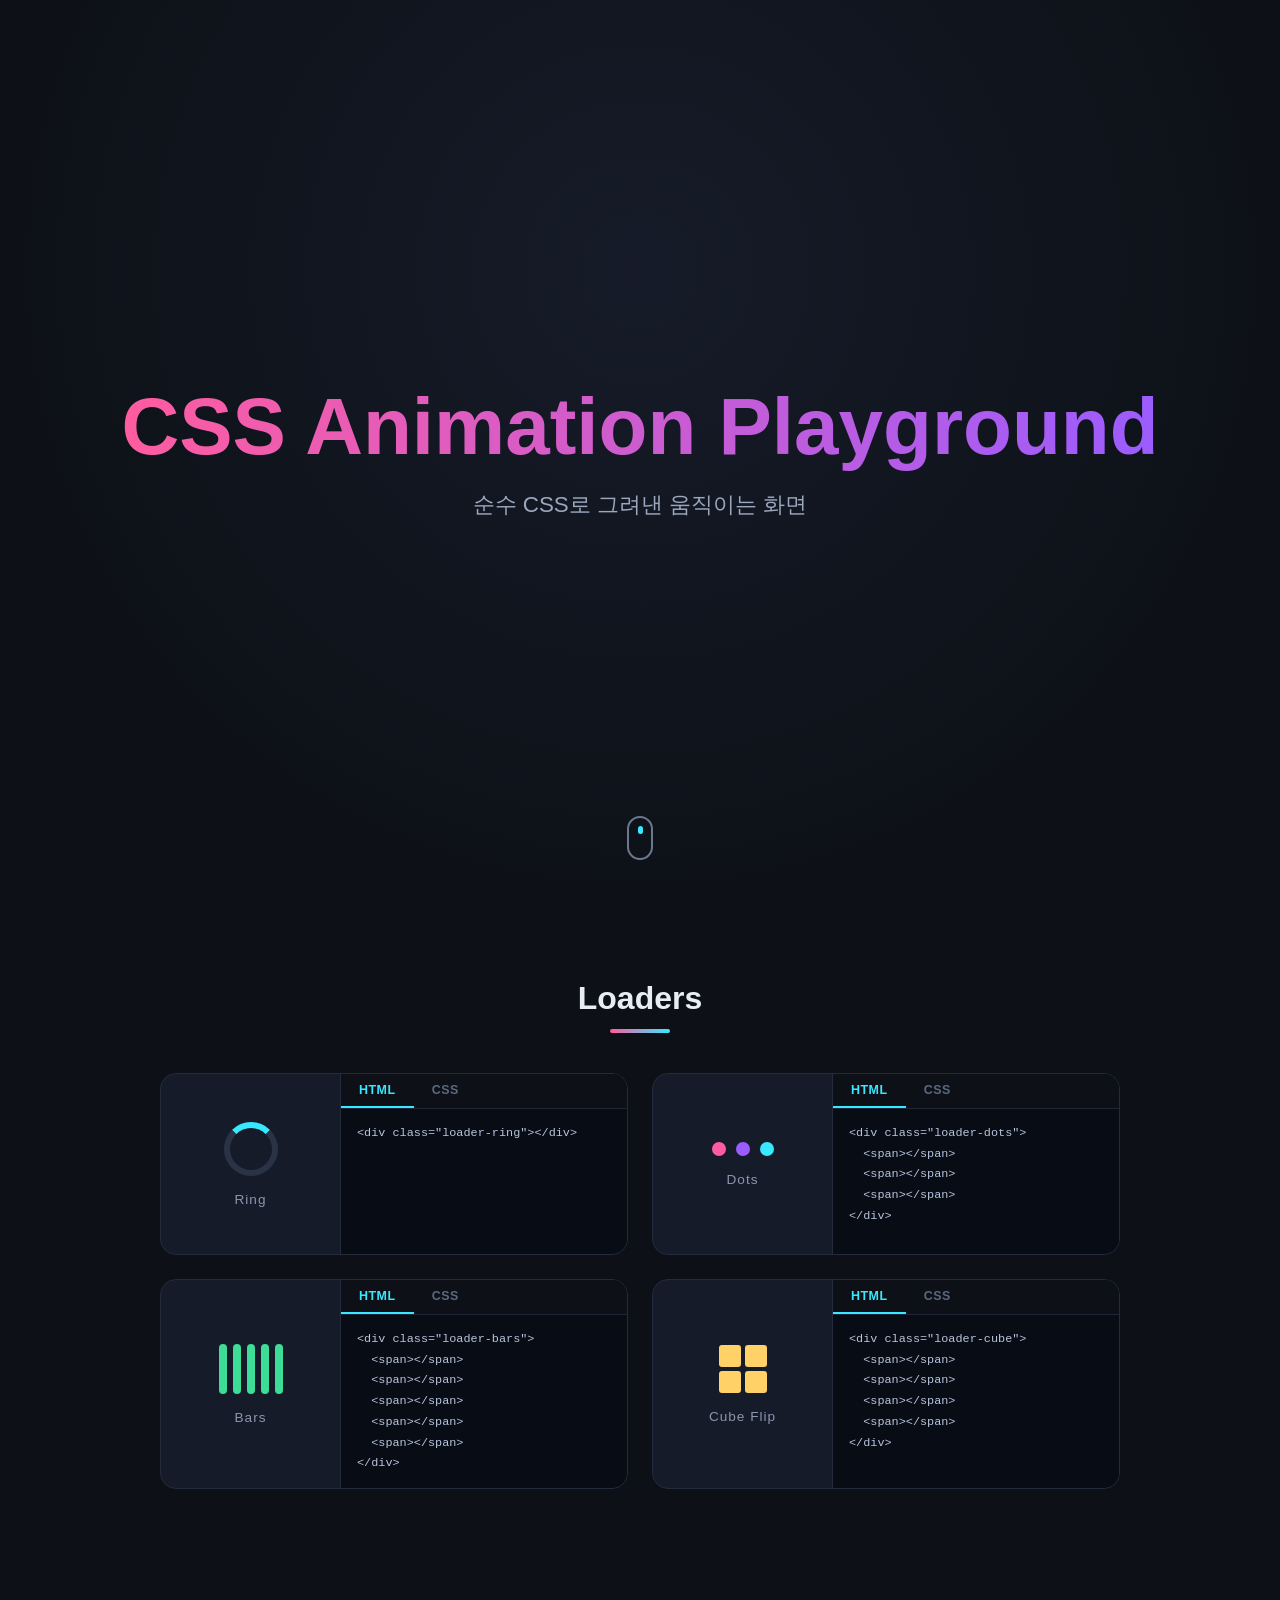
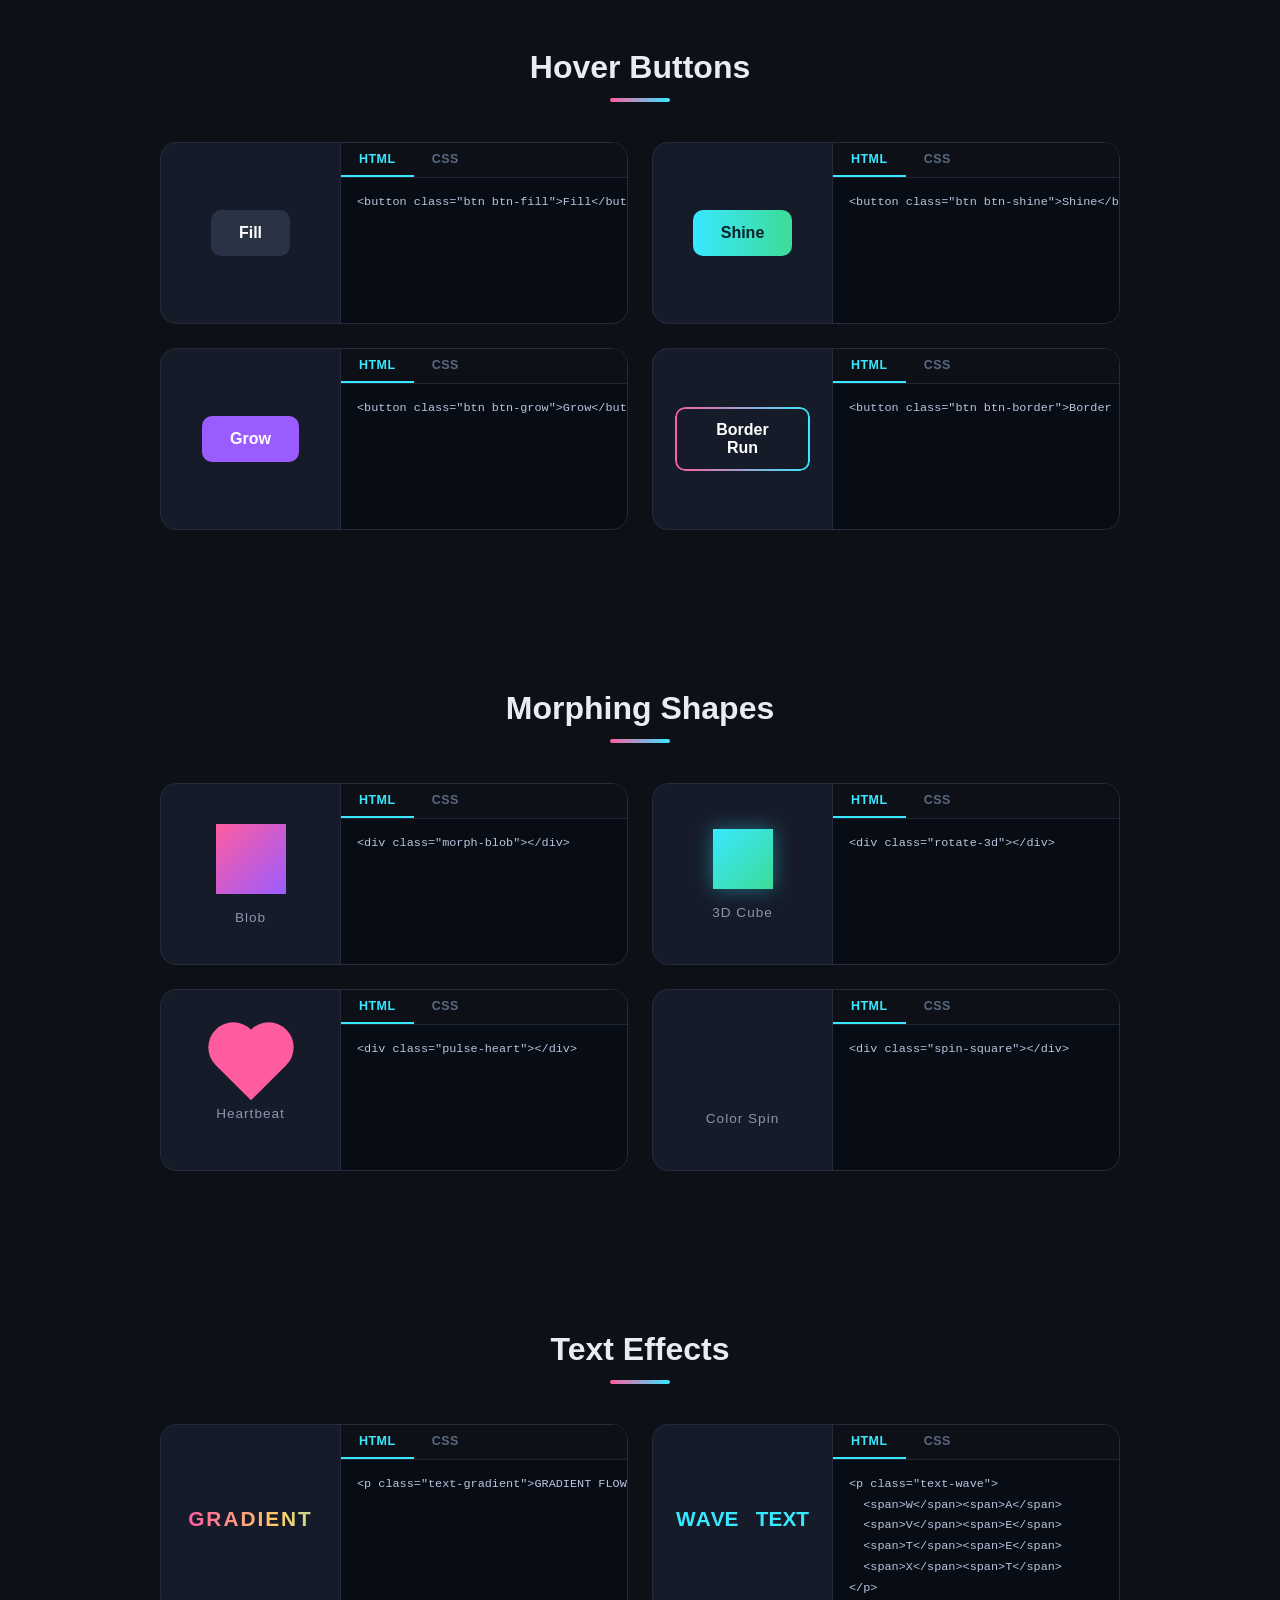
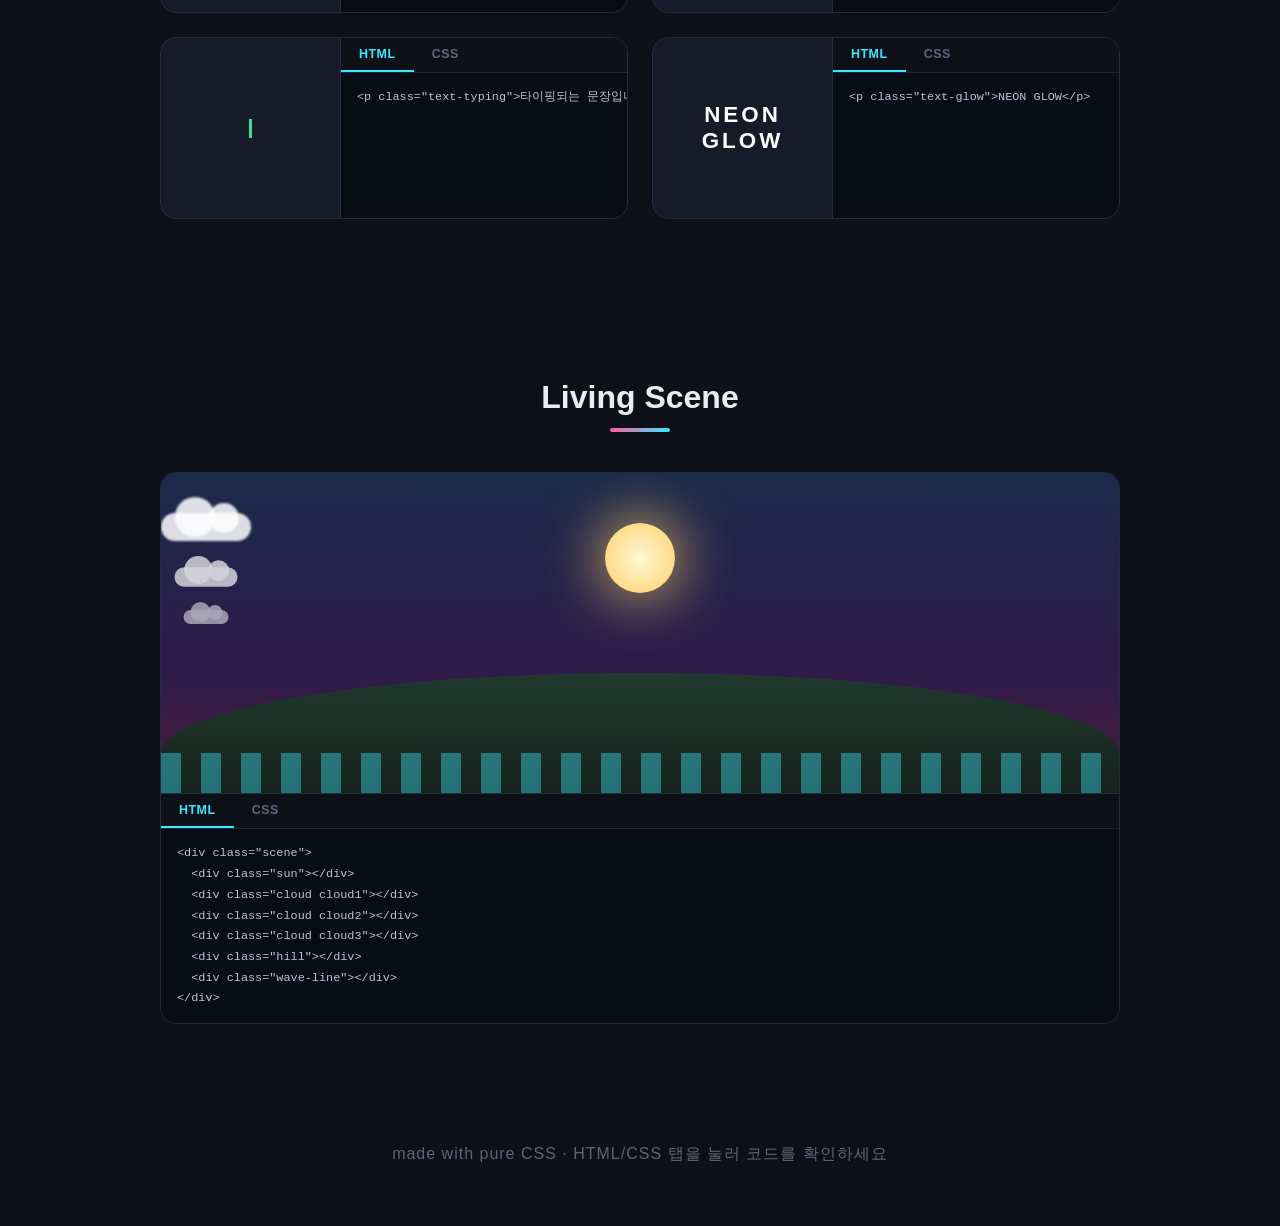
<file: projects/web_animation/index.html>
<!DOCTYPE html>
<html lang="ko">
<head>
  <meta charset="UTF-8">
  <meta name="viewport" content="width=device-width, initial-scale=1.0">
  <title>CSS Animation Playground</title>
  <link rel="stylesheet" href="style.css">
</head>
<body>

  <div class="bg-shapes">
    <span class="shape s1"></span>
    <span class="shape s2"></span>
    <span class="shape s3"></span>
    <span class="shape s4"></span>
    <span class="shape s5"></span>
  </div>

  <header class="hero">
    <h1 class="hero-title">CSS Animation Playground</h1>
    <p class="hero-sub">순수 CSS로 그려낸 움직이는 화면</p>
    <div class="scroll-hint"><span></span></div>
  </header>

  <main>

    <!-- 1. 로딩 스피너 -->
    <section class="section">
      <h2 class="section-title">Loaders</h2>
      <div class="grid">

        <div class="demo-card">
          <div class="demo-preview">
            <div class="loader-ring"></div>
            <p class="card-label">Ring</p>
          </div>
          <div class="code-panel">
            <div class="code-tabs">
              <button class="tab-btn active" data-lang="html">HTML</button>
              <button class="tab-btn" data-lang="css">CSS</button>
            </div>
<pre class="tab-content active" data-lang="html"><code>&lt;div class="loader-ring"&gt;&lt;/div&gt;</code></pre>
<pre class="tab-content" data-lang="css"><code>.loader-ring {
  width: 54px;
  height: 54px;
  border: 6px solid #2a3346;
  border-top-color: #38e8ff;
  border-radius: 50%;
  animation: spin 0.9s linear infinite;
}
@keyframes spin {
  to { transform: rotate(360deg); }
}</code></pre>
          </div>
        </div>

        <div class="demo-card">
          <div class="demo-preview">
            <div class="loader-dots">
              <span></span><span></span><span></span>
            </div>
            <p class="card-label">Dots</p>
          </div>
          <div class="code-panel">
            <div class="code-tabs">
              <button class="tab-btn active" data-lang="html">HTML</button>
              <button class="tab-btn" data-lang="css">CSS</button>
            </div>
<pre class="tab-content active" data-lang="html"><code>&lt;div class="loader-dots"&gt;
  &lt;span&gt;&lt;/span&gt;
  &lt;span&gt;&lt;/span&gt;
  &lt;span&gt;&lt;/span&gt;
&lt;/div&gt;</code></pre>
<pre class="tab-content" data-lang="css"><code>.loader-dots { display: flex; gap: 10px; }
.loader-dots span {
  width: 14px; height: 14px;
  background: #ff5ca0;
  border-radius: 50%;
  animation: bounce 1.2s ease-in-out infinite;
}
.loader-dots span:nth-child(2) {
  animation-delay: 0.2s;
  background: #9b5cff;
}
.loader-dots span:nth-child(3) {
  animation-delay: 0.4s;
  background: #38e8ff;
}
@keyframes bounce {
  0%, 100% { transform: translateY(0); opacity: 0.5; }
  50%      { transform: translateY(-18px); opacity: 1; }
}</code></pre>
          </div>
        </div>

        <div class="demo-card">
          <div class="demo-preview">
            <div class="loader-bars">
              <span></span><span></span><span></span><span></span><span></span>
            </div>
            <p class="card-label">Bars</p>
          </div>
          <div class="code-panel">
            <div class="code-tabs">
              <button class="tab-btn active" data-lang="html">HTML</button>
              <button class="tab-btn" data-lang="css">CSS</button>
            </div>
<pre class="tab-content active" data-lang="html"><code>&lt;div class="loader-bars"&gt;
  &lt;span&gt;&lt;/span&gt;
  &lt;span&gt;&lt;/span&gt;
  &lt;span&gt;&lt;/span&gt;
  &lt;span&gt;&lt;/span&gt;
  &lt;span&gt;&lt;/span&gt;
&lt;/div&gt;</code></pre>
<pre class="tab-content" data-lang="css"><code>.loader-bars {
  display: flex; gap: 6px;
  align-items: flex-end; height: 50px;
}
.loader-bars span {
  width: 8px; height: 100%;
  background: #3ddc97;
  border-radius: 4px;
  animation: stretch 1s ease-in-out infinite;
}
.loader-bars span:nth-child(2) { animation-delay: 0.1s; }
.loader-bars span:nth-child(3) { animation-delay: 0.2s; }
.loader-bars span:nth-child(4) { animation-delay: 0.3s; }
.loader-bars span:nth-child(5) { animation-delay: 0.4s; }
@keyframes stretch {
  0%, 100% { transform: scaleY(0.3); }
  50%      { transform: scaleY(1); }
}</code></pre>
          </div>
        </div>

        <div class="demo-card">
          <div class="demo-preview">
            <div class="loader-cube">
              <span></span><span></span><span></span><span></span>
            </div>
            <p class="card-label">Cube Flip</p>
          </div>
          <div class="code-panel">
            <div class="code-tabs">
              <button class="tab-btn active" data-lang="html">HTML</button>
              <button class="tab-btn" data-lang="css">CSS</button>
            </div>
<pre class="tab-content active" data-lang="html"><code>&lt;div class="loader-cube"&gt;
  &lt;span&gt;&lt;/span&gt;
  &lt;span&gt;&lt;/span&gt;
  &lt;span&gt;&lt;/span&gt;
  &lt;span&gt;&lt;/span&gt;
&lt;/div&gt;</code></pre>
<pre class="tab-content" data-lang="css"><code>.loader-cube {
  width: 48px; height: 48px;
  display: grid;
  grid-template-columns: 1fr 1fr;
  gap: 4px;
}
.loader-cube span {
  background: #ffd166;
  border-radius: 3px;
  animation: cubeScale 1.4s ease-in-out infinite;
}
.loader-cube span:nth-child(2) { animation-delay: 0.2s; }
.loader-cube span:nth-child(3) { animation-delay: 0.6s; }
.loader-cube span:nth-child(4) { animation-delay: 0.4s; }
@keyframes cubeScale {
  0%, 100% { transform: scale(1); opacity: 1; }
  50%      { transform: scale(0.4); opacity: 0.4; }
}</code></pre>
          </div>
        </div>

      </div>
    </section>

    <!-- 2. 호버 버튼 -->
    <section class="section">
      <h2 class="section-title">Hover Buttons</h2>
      <div class="grid">

        <div class="demo-card">
          <div class="demo-preview">
            <button class="btn btn-fill">Fill</button>
          </div>
          <div class="code-panel">
            <div class="code-tabs">
              <button class="tab-btn active" data-lang="html">HTML</button>
              <button class="tab-btn" data-lang="css">CSS</button>
            </div>
<pre class="tab-content active" data-lang="html"><code>&lt;button class="btn btn-fill"&gt;Fill&lt;/button&gt;</code></pre>
<pre class="tab-content" data-lang="css"><code>.btn {
  position: relative;
  padding: 14px 28px;
  font-size: 1rem; font-weight: 600;
  color: #fff; border: none;
  border-radius: 10px; cursor: pointer;
  overflow: hidden; background: #2a3346;
}
.btn-fill { z-index: 0; }
.btn-fill::before {
  content: "";
  position: absolute; inset: 0; z-index: -1;
  background: linear-gradient(90deg, #ff5ca0, #9b5cff);
  transform: scaleX(0);
  transform-origin: left;
  transition: transform 0.4s ease;
}
.btn-fill:hover::before { transform: scaleX(1); }</code></pre>
          </div>
        </div>

        <div class="demo-card">
          <div class="demo-preview">
            <button class="btn btn-shine">Shine</button>
          </div>
          <div class="code-panel">
            <div class="code-tabs">
              <button class="tab-btn active" data-lang="html">HTML</button>
              <button class="tab-btn" data-lang="css">CSS</button>
            </div>
<pre class="tab-content active" data-lang="html"><code>&lt;button class="btn btn-shine"&gt;Shine&lt;/button&gt;</code></pre>
<pre class="tab-content" data-lang="css"><code>.btn-shine {
  background: linear-gradient(90deg, #38e8ff, #3ddc97);
  color: #06222a;
}
.btn-shine::after {
  content: "";
  position: absolute;
  top: 0; left: -120%;
  width: 60%; height: 100%;
  background: linear-gradient(120deg,
    transparent,
    rgba(255,255,255,0.6),
    transparent);
  transition: left 0.6s ease;
}
.btn-shine:hover::after { left: 130%; }</code></pre>
          </div>
        </div>

        <div class="demo-card">
          <div class="demo-preview">
            <button class="btn btn-grow">Grow</button>
          </div>
          <div class="code-panel">
            <div class="code-tabs">
              <button class="tab-btn active" data-lang="html">HTML</button>
              <button class="tab-btn" data-lang="css">CSS</button>
            </div>
<pre class="tab-content active" data-lang="html"><code>&lt;button class="btn btn-grow"&gt;Grow&lt;/button&gt;</code></pre>
<pre class="tab-content" data-lang="css"><code>.btn-grow {
  background: #9b5cff;
  transition: transform 0.3s ease,
              box-shadow 0.3s ease;
}
.btn-grow:hover {
  transform: scale(1.12) rotate(-2deg);
  box-shadow: 0 8px 20px rgba(155,92,255,0.5);
}</code></pre>
          </div>
        </div>

        <div class="demo-card">
          <div class="demo-preview">
            <button class="btn btn-border">Border Run</button>
          </div>
          <div class="code-panel">
            <div class="code-tabs">
              <button class="tab-btn active" data-lang="html">HTML</button>
              <button class="tab-btn" data-lang="css">CSS</button>
            </div>
<pre class="tab-content active" data-lang="html"><code>&lt;button class="btn btn-border"&gt;Border Run&lt;/button&gt;</code></pre>
<pre class="tab-content" data-lang="css"><code>.btn-border {
  background: transparent;
  border: 2px solid transparent;
}
.btn-border::before {
  content: "";
  position: absolute; inset: 0;
  border-radius: 10px; padding: 2px;
  background: linear-gradient(90deg,
    #ff5ca0, #38e8ff, #ffd166, #ff5ca0);
  background-size: 300% 100%;
  -webkit-mask:
    linear-gradient(#fff 0 0) content-box,
    linear-gradient(#fff 0 0);
  -webkit-mask-composite: xor;
  mask-composite: exclude;
  animation: gradientMove 4s linear infinite;
}
@keyframes gradientMove {
  to { background-position: 300% 0; }
}</code></pre>
          </div>
        </div>

      </div>
    </section>

    <!-- 3. 변형 도형 -->
    <section class="section">
      <h2 class="section-title">Morphing Shapes</h2>
      <div class="grid">

        <div class="demo-card">
          <div class="demo-preview">
            <div class="morph-blob"></div>
            <p class="card-label">Blob</p>
          </div>
          <div class="code-panel">
            <div class="code-tabs">
              <button class="tab-btn active" data-lang="html">HTML</button>
              <button class="tab-btn" data-lang="css">CSS</button>
            </div>
<pre class="tab-content active" data-lang="html"><code>&lt;div class="morph-blob"&gt;&lt;/div&gt;</code></pre>
<pre class="tab-content" data-lang="css"><code>.morph-blob {
  width: 70px; height: 70px;
  background: linear-gradient(135deg, #ff5ca0, #9b5cff);
  animation: morph 6s ease-in-out infinite;
}
@keyframes morph {
  0%, 100% {
    border-radius: 60% 40% 30% 70% / 60% 30% 70% 40%;
    transform: rotate(0);
  }
  50% {
    border-radius: 30% 60% 70% 40% / 50% 60% 30% 60%;
    transform: rotate(180deg);
  }
}</code></pre>
          </div>
        </div>

        <div class="demo-card">
          <div class="demo-preview">
            <div class="rotate-3d"></div>
            <p class="card-label">3D Cube</p>
          </div>
          <div class="code-panel">
            <div class="code-tabs">
              <button class="tab-btn active" data-lang="html">HTML</button>
              <button class="tab-btn" data-lang="css">CSS</button>
            </div>
<pre class="tab-content active" data-lang="html"><code>&lt;div class="rotate-3d"&gt;&lt;/div&gt;</code></pre>
<pre class="tab-content" data-lang="css"><code>.rotate-3d {
  width: 60px; height: 60px;
  background: linear-gradient(135deg, #38e8ff, #3ddc97);
  box-shadow: 0 0 20px rgba(56,232,255,0.4);
  animation: rotate3d 4s linear infinite;
}
@keyframes rotate3d {
  0%   { transform: rotateX(0) rotateY(0); }
  100% {
    transform: rotateX(360deg) rotateY(360deg);
  }
}</code></pre>
          </div>
        </div>

        <div class="demo-card">
          <div class="demo-preview">
            <div class="pulse-heart"></div>
            <p class="card-label">Heartbeat</p>
          </div>
          <div class="code-panel">
            <div class="code-tabs">
              <button class="tab-btn active" data-lang="html">HTML</button>
              <button class="tab-btn" data-lang="css">CSS</button>
            </div>
<pre class="tab-content active" data-lang="html"><code>&lt;div class="pulse-heart"&gt;&lt;/div&gt;</code></pre>
<pre class="tab-content" data-lang="css"><code>.pulse-heart {
  width: 50px; height: 50px;
  background: #ff5ca0;
  position: relative;
  transform: rotate(-45deg);
  animation: heartbeat 1.3s ease-in-out infinite;
}
.pulse-heart::before,
.pulse-heart::after {
  content: ""; position: absolute;
  width: 50px; height: 50px;
  background: #ff5ca0; border-radius: 50%;
}
.pulse-heart::before { top: -25px; left: 0; }
.pulse-heart::after  { top: 0; left: 25px; }
@keyframes heartbeat {
  0%, 100% { transform: rotate(-45deg) scale(1); }
  25%      { transform: rotate(-45deg) scale(1.2); }
  40%      { transform: rotate(-45deg) scale(1); }
}</code></pre>
          </div>
        </div>

        <div class="demo-card">
          <div class="demo-preview">
            <div class="spin-square"></div>
            <p class="card-label">Color Spin</p>
          </div>
          <div class="code-panel">
            <div class="code-tabs">
              <button class="tab-btn active" data-lang="html">HTML</button>
              <button class="tab-btn" data-lang="css">CSS</button>
            </div>
<pre class="tab-content active" data-lang="html"><code>&lt;div class="spin-square"&gt;&lt;/div&gt;</code></pre>
<pre class="tab-content" data-lang="css"><code>.spin-square {
  width: 60px; height: 60px;
  border-radius: 12px;
  animation: spin 3s linear infinite,
    colorShift 4s ease-in-out infinite;
}
@keyframes colorShift {
  0%   { background: #ff5ca0; }
  33%  { background: #38e8ff; }
  66%  { background: #ffd166; }
  100% { background: #ff5ca0; }
}</code></pre>
          </div>
        </div>

      </div>
    </section>

    <!-- 4. 텍스트 애니메이션 -->
    <section class="section">
      <h2 class="section-title">Text Effects</h2>
      <div class="grid">

        <div class="demo-card">
          <div class="demo-preview text-preview">
            <p class="text-gradient">GRADIENT</p>
          </div>
          <div class="code-panel">
            <div class="code-tabs">
              <button class="tab-btn active" data-lang="html">HTML</button>
              <button class="tab-btn" data-lang="css">CSS</button>
            </div>
<pre class="tab-content active" data-lang="html"><code>&lt;p class="text-gradient"&gt;GRADIENT FLOW&lt;/p&gt;</code></pre>
<pre class="tab-content" data-lang="css"><code>.text-gradient {
  font-size: 2.5rem; font-weight: 800;
  letter-spacing: 4px;
  background: linear-gradient(90deg,
    #ff5ca0, #ffd166, #38e8ff,
    #9b5cff, #ff5ca0);
  background-size: 300% 100%;
  -webkit-background-clip: text;
  background-clip: text;
  color: transparent;
  animation: gradientMove 5s linear infinite;
}
@keyframes gradientMove {
  to { background-position: 300% 0; }
}</code></pre>
          </div>
        </div>

        <div class="demo-card">
          <div class="demo-preview text-preview">
            <p class="text-wave">
              <span>W</span><span>A</span><span>V</span><span>E</span>
              <span>&nbsp;</span>
              <span>T</span><span>E</span><span>X</span><span>T</span>
            </p>
          </div>
          <div class="code-panel">
            <div class="code-tabs">
              <button class="tab-btn active" data-lang="html">HTML</button>
              <button class="tab-btn" data-lang="css">CSS</button>
            </div>
<pre class="tab-content active" data-lang="html"><code>&lt;p class="text-wave"&gt;
  &lt;span&gt;W&lt;/span&gt;&lt;span&gt;A&lt;/span&gt;
  &lt;span&gt;V&lt;/span&gt;&lt;span&gt;E&lt;/span&gt;
  &lt;span&gt;T&lt;/span&gt;&lt;span&gt;E&lt;/span&gt;
  &lt;span&gt;X&lt;/span&gt;&lt;span&gt;T&lt;/span&gt;
&lt;/p&gt;</code></pre>
<pre class="tab-content" data-lang="css"><code>.text-wave { font-size: 2rem; font-weight: 700; }
.text-wave span {
  display: inline-block;
  color: #38e8ff;
  animation: waveLetter 1.4s ease-in-out infinite;
}
/* 각 글자에 순서대로 딜레이 */
.text-wave span:nth-child(2) { animation-delay: 0.1s; }
.text-wave span:nth-child(3) { animation-delay: 0.2s; }
.text-wave span:nth-child(4) { animation-delay: 0.3s; }
.text-wave span:nth-child(6) { animation-delay: 0.5s; }
.text-wave span:nth-child(7) { animation-delay: 0.6s; }
.text-wave span:nth-child(8) { animation-delay: 0.7s; }
.text-wave span:nth-child(9) { animation-delay: 0.8s; }
@keyframes waveLetter {
  0%, 100% {
    transform: translateY(0); color: #38e8ff;
  }
  50% {
    transform: translateY(-20px); color: #ff5ca0;
  }
}</code></pre>
          </div>
        </div>

        <div class="demo-card">
          <div class="demo-preview text-preview">
            <p class="text-typing">타이핑되는 문장입니다_</p>
          </div>
          <div class="code-panel">
            <div class="code-tabs">
              <button class="tab-btn active" data-lang="html">HTML</button>
              <button class="tab-btn" data-lang="css">CSS</button>
            </div>
<pre class="tab-content active" data-lang="html"><code>&lt;p class="text-typing"&gt;타이핑되는 문장입니다_&lt;/p&gt;</code></pre>
<pre class="tab-content" data-lang="css"><code>.text-typing {
  font-size: 1.4rem;
  font-family: monospace;
  border-right: 3px solid #3ddc97;
  white-space: nowrap;
  overflow: hidden;
  width: 0;
  animation:
    typing 4s steps(14) infinite,
    caret 0.7s step-end infinite;
}
@keyframes typing {
  0%   { width: 0; }
  60%  { width: 14ch; }
  90%  { width: 14ch; }
  100% { width: 0; }
}
@keyframes caret {
  50% { border-color: transparent; }
}</code></pre>
          </div>
        </div>

        <div class="demo-card">
          <div class="demo-preview text-preview">
            <p class="text-glow">NEON GLOW</p>
          </div>
          <div class="code-panel">
            <div class="code-tabs">
              <button class="tab-btn active" data-lang="html">HTML</button>
              <button class="tab-btn" data-lang="css">CSS</button>
            </div>
<pre class="tab-content active" data-lang="html"><code>&lt;p class="text-glow"&gt;NEON GLOW&lt;/p&gt;</code></pre>
<pre class="tab-content" data-lang="css"><code>.text-glow {
  font-size: 2.5rem;
  font-weight: 800; letter-spacing: 6px;
  color: #fff;
  animation: neon 1.8s ease-in-out infinite alternate;
}
@keyframes neon {
  from {
    text-shadow:
      0 0 6px #38e8ff,
      0 0 12px #38e8ff,
      0 0 24px #9b5cff;
  }
  to {
    text-shadow:
      0 0 12px #ff5ca0,
      0 0 28px #ff5ca0,
      0 0 48px #9b5cff;
  }
}</code></pre>
          </div>
        </div>

      </div>
    </section>

    <!-- 5. 무한 장면 -->
    <section class="section">
      <h2 class="section-title">Living Scene</h2>
      <div class="scene-demo">
        <div class="scene">
          <div class="sun"></div>
          <div class="cloud cloud1"></div>
          <div class="cloud cloud2"></div>
          <div class="cloud cloud3"></div>
          <div class="hill"></div>
          <div class="wave-line"></div>
        </div>
        <div class="code-panel scene-code">
          <div class="code-tabs">
            <button class="tab-btn active" data-lang="html">HTML</button>
            <button class="tab-btn" data-lang="css">CSS</button>
          </div>
<pre class="tab-content active" data-lang="html"><code>&lt;div class="scene"&gt;
  &lt;div class="sun"&gt;&lt;/div&gt;
  &lt;div class="cloud cloud1"&gt;&lt;/div&gt;
  &lt;div class="cloud cloud2"&gt;&lt;/div&gt;
  &lt;div class="cloud cloud3"&gt;&lt;/div&gt;
  &lt;div class="hill"&gt;&lt;/div&gt;
  &lt;div class="wave-line"&gt;&lt;/div&gt;
&lt;/div&gt;</code></pre>
<pre class="tab-content" data-lang="css"><code>.scene {
  position: relative; height: 320px;
  border-radius: 20px; overflow: hidden;
  background: linear-gradient(to bottom,
    #1b2a4a, #2d1b4a 60%, #4a1b3d);
}
.sun {
  position: absolute;
  top: 50px; left: 50%; margin-left: -35px;
  width: 70px; height: 70px;
  border-radius: 50%;
  background: radial-gradient(circle, #fff7d6, #ffd166);
  box-shadow: 0 0 60px #ffd166;
  animation: sunPulse 4s ease-in-out infinite;
}
@keyframes sunPulse {
  0%, 100% { box-shadow: 0 0 40px #ffd166; transform: scale(1); }
  50%      { box-shadow: 0 0 80px #ffd166; transform: scale(1.08); }
}
.cloud {
  position: absolute;
  width: 90px; height: 28px;
  background: rgba(255,255,255,0.85);
  border-radius: 30px; filter: blur(1px);
}
.cloud1 { top: 40px; animation: drift 18s linear infinite; }
@keyframes drift {
  from { left: -120px; }
  to   { left: 110%; }
}
.wave-line {
  position: absolute; bottom: 0; left: 0;
  width: 200%; height: 40px;
  background: repeating-linear-gradient(90deg,
    #38e8ff 0 20px, transparent 20px 40px);
  opacity: 0.4;
  animation: waveSlide 3s linear infinite;
}
@keyframes waveSlide {
  to { transform: translateX(-40px); }
}</code></pre>
        </div>
      </div>
    </section>

  </main>

  <footer class="footer">
    <p>made with pure CSS · HTML/CSS 탭을 눌러 코드를 확인하세요</p>
  </footer>

  <script src="script.js"></script>
</body>
</html>
</file>
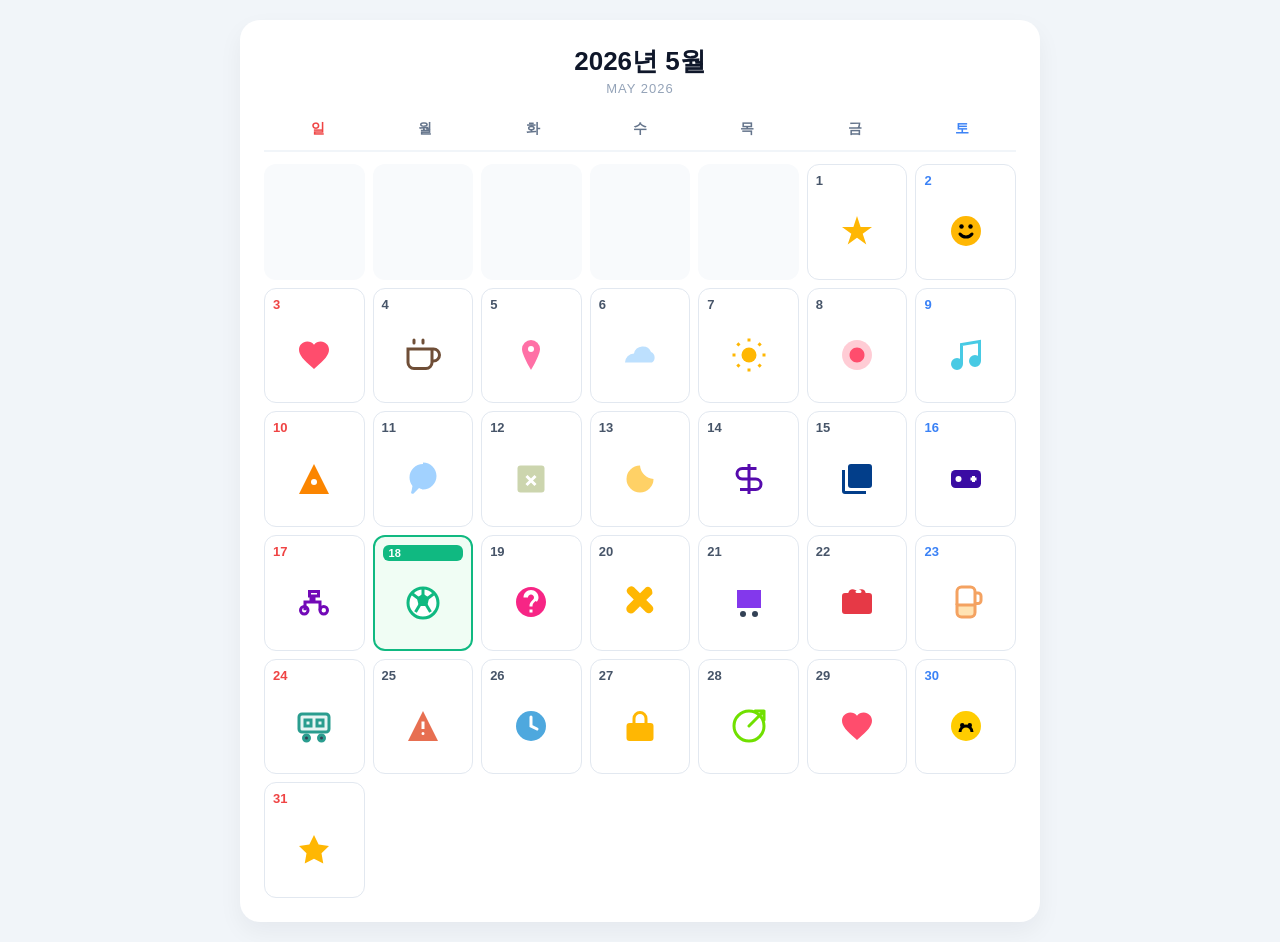
<file: projects/web_callender/index.html>
<!doctype html>
<html lang="ko">
  <head>
    <meta charset="UTF-8" />
    <meta name="viewport" content="width=device-width, initial-scale=1.0" />
    <title>2026년 5월 이모지 캘린더</title>
    <link rel="stylesheet" href="style.css" />
  </head>
  <body>
    <div class="calendar-container">
      <!-- 캘린더 타이틀 헤더 -->
      <div class="calendar-header">
        <h1>2026년 5월</h1>
        <p>May 2026</p>
      </div>

      <!-- 요일 헤더 -->
      <div class="weekdays">
        <div class="sun">일</div>
        <div>월</div>
        <div>화</div>
        <div>수</div>
        <div>목</div>
        <div>금</div>
        <div class="sat">토</div>
      </div>

      <!-- 날짜 및 이모지 그리드 (2026년 5월 고정) -->
      <div class="calendar-days">
        <!-- 5월 1일이 금요일이므로 앞의 5칸은 빈칸 처리 -->
        <div class="day empty"></div>
        <div class="day empty"></div>
        <div class="day empty"></div>
        <div class="day empty"></div>
        <div class="day empty"></div>

        <!-- 1일 ~ 7일 -->
        <div class="day">
          <span class="num">1</span>
          <div class="emoji-slot">
            <svg viewBox="0 0 24 24">
              <path
                d="M12 2l2.4 7.3h7.6l-6.2 4.5 2.4 7.2-6.2-4.5-6.2 4.5 2.4-7.2-6.2-4.5h7.6z"
                fill="#ffb703"
              />
            </svg>
          </div>
        </div>
        <div class="day sat">
          <span class="num">2</span>
          <div class="emoji-slot">
            <svg viewBox="0 0 24 24">
              <circle cx="12" cy="12" r="10" fill="#ffb703" />
              <circle cx="9" cy="9" r="1.5" />
              <circle cx="15" cy="9" r="1.5" />
              <path
                d="M8 14s1.5 2 4 2 4-2 4-2"
                stroke="#000"
                stroke-width="2"
                stroke-linecap="round"
                fill="none"
              />
            </svg>
          </div>
        </div>
        <div class="day sun">
          <span class="num">3</span>
          <div class="emoji-slot">
            <svg viewBox="0 0 24 24">
              <path
                d="M12 21.35l-1.45-1.32C5.4 15.36 2 12.28 2 8.5 2 5.42 4.42 3 7.5 3c1.74 0 3.41.81 4.5 2.09C13.09 3.81 14.76 3 16.5 3 19.58 3 22 5.42 22 8.5c0 3.78-3.4 6.86-8.55 11.54z"
                fill="#ff4d6d"
              />
            </svg>
          </div>
        </div>
        <div class="day">
          <span class="num">4</span>
          <div class="emoji-slot">
            <svg
              viewBox="0 0 24 24"
              fill="none"
              stroke="#6f4e37"
              stroke-width="2"
              stroke-linecap="round"
            >
              <path
                d="M18 8h1a4 4 0 0 1 0 8h-1M2 8h16v9a4 4 0 0 1-4 4H6a4 4 0 0 1-4-4V8z"
              />
              <line x1="6" y1="2" x2="6" y2="4" />
              <line x1="12" y1="2" x2="12" y2="4" />
            </svg>
          </div>
        </div>
        <div class="day">
          <span class="num">5</span>
          <div class="emoji-slot">
            <svg viewBox="0 0 24 24">
              <path
                d="M12 2a6 6 0 0 0-6 6c0 4 6 14 6 14s6-10 6-14a6 6 0 0 0-6-6z"
                fill="#ff70a6"
              />
              <circle cx="12" cy="8" r="2" fill="#fff" />
            </svg>
          </div>
        </div>
        <div class="day">
          <span class="num">6</span>
          <div class="emoji-slot">
            <svg viewBox="0 0 24 24">
              <path
                d="M19.36 10.04A6 6 0 0 0 8 11a6 6 0 0 0-6 6h18a4 4 0 0 0-.64-6.96z"
                fill="#bde0fe"
              />
            </svg>
          </div>
        </div>
        <div class="day">
          <span class="num">7</span>
          <div class="emoji-slot">
            <svg viewBox="0 0 24 24" fill="#ffb703">
              <circle cx="12" cy="12" r="5" />
              <path
                d="M12 1v2M12 21v2M4.22 4.22l1.42 1.42M18.36 18.36l1.42 1.42M1 12h2M21 12h2M4.22 19.78l1.42-1.42M18.36 5.64l1.42-1.42"
                stroke="#ffb703"
                stroke-width="2"
              />
            </svg>
          </div>
        </div>

        <!-- 8일 ~ 14일 -->
        <div class="day">
          <span class="num">8</span>
          <div class="emoji-slot">
            <svg viewBox="0 0 24 24">
              <path
                d="M12 22c5.523 0 10-4.477 10-10S17.523 2 12 2 2 6.477 2 12s4.477 10 10 10z"
                fill="#ffccd5"
              />
              <path
                d="M12 17c2.761 0 5-2.239 5-5s-2.239-5-5-5-5 2.239-5 5 2.239 5 5 5z"
                fill="#ff4d6d"
              />
            </svg>
          </div>
        </div>
        <div class="day sat">
          <span class="num">9</span>
          <div class="emoji-slot">
            <svg
              viewBox="0 0 24 24"
              fill="none"
              stroke="#48cae4"
              stroke-width="2"
            >
              <path d="M9 18V5l12-2v13" />
              <circle cx="6" cy="18" r="3" fill="#48cae4" />
              <circle cx="18" cy="16" r="3" fill="#48cae4" />
            </svg>
          </div>
        </div>
        <div class="day sun">
          <span class="num">10</span>
          <div class="emoji-slot">
            <svg viewBox="0 0 24 24">
              <path d="M12 2L2 22h20L12 2z" fill="#fb8500" />
              <circle cx="12" cy="14" r="2" fill="#fff" />
            </svg>
          </div>
        </div>
        <div class="day">
          <span class="num">11</span>
          <div class="emoji-slot">
            <svg viewBox="0 0 24 24">
              <path
                d="M12 2c-4.97 0-9 4.03-9 9 0 2.12.74 4.07 1.97 5.61L4.35 20.2c-.39.39-.39 1.02 0 1.41.39.39 1.02.39 1.41 0l3.59-3.59C10.93 18.65 11.46 19 12 19c4.97 0 9-4.03 9-9s-4.03-9-9-9z"
                fill="#a2d2ff"
              />
            </svg>
          </div>
        </div>
        <div class="day">
          <span class="num">12</span>
          <div class="emoji-slot">
            <svg viewBox="0 0 24 24">
              <path
                d="M5 3h14a2 2 0 0 1 2 2v14a2 2 0 0 1-2 2H5a2 2 0 0 1-2-2V5a2 2 0 0 1 2-2z"
                fill="#ccd5ae"
              />
              <path
                d="M9 16l3-3 3 3M9 10l3 3 3-3"
                stroke="#fff"
                stroke-width="2"
                fill="none"
              />
            </svg>
          </div>
        </div>
        <div class="day">
          <span class="num">13</span>
          <div class="emoji-slot">
            <svg viewBox="0 0 24 24">
              <path
                d="M12 3a9 9 0 1 0 9 9 9.77 9.77 0 0 1-9-9z"
                fill="#ffd166"
              />
            </svg>
          </div>
        </div>
        <div class="day">
          <span class="num">14</span>
          <div class="emoji-slot">
            <svg
              viewBox="0 0 24 24"
              fill="none"
              stroke="#560bad"
              stroke-width="2"
            >
              <path
                d="M12 2v20M17 5H7.5a3.5 3.5 0 0 0 0 7h9a3.5 3.5 0 0 1 0 7H6"
              />
            </svg>
          </div>
        </div>

        <!-- 15일 ~ 21일 -->
        <div class="day">
          <span class="num">15</span>
          <div class="emoji-slot">
            <svg viewBox="0 0 24 24">
              <path
                d="M4 6H2v14a2 2 0 0 0 2 2h14v-2H4V6zm16-4H8a2 2 0 0 0-2 2v12a2 2 0 0 0 2 2h12a2 2 0 0 0 2-2V4a2 2 0 0 0-2-2z"
                fill="#023e8a"
              />
            </svg>
          </div>
        </div>
        <div class="day sat">
          <span class="num">16</span>
          <div class="emoji-slot">
            <svg viewBox="0 0 24 24">
              <rect x="2" y="6" width="20" height="12" rx="3" fill="#3a0ca3" />
              <circle cx="7" cy="12" r="2" fill="#fff" />
              <path d="M15 12h4M17 10v4" stroke="#fff" stroke-width="2" />
            </svg>
          </div>
        </div>
        <div class="day sun">
          <span class="num">17</span>
          <div class="emoji-slot">
            <svg
              viewBox="0 0 24 24"
              fill="none"
              stroke="#7209b7"
              stroke-width="2"
            >
              <circle cx="18.5" cy="17.5" r="2.5" />
              <circle cx="5.5" cy="17.5" r="2.5" />
              <path d="M16 17.5V12h-4V8h3V5H9v3h1v4H6v5.5" />
            </svg>
          </div>
        </div>

        <!-- ★ 오늘 날짜 18일 (활기찬 축구공 이모지!) ★ -->
        <div class="day today">
          <span class="num">18</span>
          <div class="emoji-slot">
            <svg
              viewBox="0 0 24 24"
              fill="none"
              stroke="#10b981"
              stroke-width="2"
            >
              <circle cx="12" cy="12" r="10" fill="#ffffff" />
              <polygon points="12,7 15,9 14,13 10,13 9,9" fill="#10b981" />
              <line x1="12" y1="7" x2="12" y2="2" />
              <line x1="15" y1="9" x2="19" y2="6" />
              <line x1="14" y1="13" x2="17" y2="18" />
              <line x1="10" y1="13" x2="7" y2="18" />
              <line x1="9" y1="9" x2="5" y2="6" />
            </svg>
          </div>
        </div>

        <div class="day">
          <span class="num">19</span>
          <div class="emoji-slot">
            <svg viewBox="0 0 24 24">
              <path
                d="M12 2C6.48 2 2 6.48 2 12s4.48 10 10 10 10-4.48 10-10S17.52 2 12 2zm1 17h-2v-2h2v2zm2.07-7.75l-.9.92C13.45 12.9 13 13.5 13 15h-2v-.5c0-1.1.45-2.1 1.17-2.83l1.24-1.26c.37-.36.59-.86.59-1.41 0-1.1-.9-2-2-2s-2 .9-2 2H7c0-2.76 2.24-5 5-5s5 2.24 5 5c0 1.04-.42 1.99-1.07 2.75z"
                fill="#f72585"
              />
            </svg>
          </div>
        </div>
        <div class="day">
          <span class="num">20</span>
          <div class="emoji-slot">
            <svg viewBox="0 0 24 24">
              <path
                d="M20.16 5A3 3 0 0 0 16 2.16L12 6.16l-4-4A3 3 0 0 0 3.84 6.4l4 4-4 4A3 3 0 0 0 8 18.84l4-4 4 4a3 3 0 0 0 4.16-4.24l-4-4 4-4A3 3 0 0 0 20.16 5z"
                fill="#ffb703"
              />
            </svg>
          </div>
        </div>
        <div class="day">
          <span class="num">21</span>
          <div class="emoji-slot">
            <svg viewBox="0 0 24 24">
              <path d="M4 4h16v12H4z" fill="#8338ec" />
              <circle cx="8" cy="20" r="2" fill="#334155" />
              <circle cx="16" cy="20" r="2" fill="#334155" />
            </svg>
          </div>
        </div>

        <!-- 22일 ~ 28일 -->
        <div class="day">
          <span class="num">22</span>
          <div class="emoji-slot">
            <svg viewBox="0 0 24 24">
              <path
                d="M20 6h-2.18A3 3 0 0 0 13.2 4h-2.4a3 3 0 0 0-4.62 2H4a2 2 0 0 0-2 2v10a2 2 0 0 0 2 2h16a2 2 0 0 0 2-2V8a2 2 0 0 0-2-2zm-8-2h2a1 1 0 0 1 0 2h-2a1 1 0 0 1 0-2z"
                fill="#e63946"
              />
            </svg>
          </div>
        </div>
        <div class="day sat">
          <span class="num">23</span>
          <div class="emoji-slot">
            <svg
              viewBox="0 0 24 24"
              fill="none"
              stroke="#f4a261"
              stroke-width="2"
            >
              <path
                d="M6 14h12v5a3 3 0 0 1-3 3H9a3 3 0 0 1-3-3v-5z"
                fill="#ffe3b3"
              />
              <path
                d="M6 14V5a3 3 0 0 1 3-3h6a3 3 0 0 1 3 3v9M18 6h2a2 2 0 0 1 2 2v3a2 2 0 0 1-2 2h-2"
              />
            </svg>
          </div>
        </div>
        <div class="day sun">
          <span class="num">24</span>
          <div class="emoji-slot">
            <svg
              viewBox="0 0 24 24"
              fill="none"
              stroke="#2a9d8f"
              stroke-width="2"
            >
              <rect x="2" y="4" width="20" height="12" rx="2" fill="#e7f5f3" />
              <circle cx="7" cy="20" r="2" fill="#334155" />
              <circle cx="17" cy="20" r="2" fill="#334155" />
              <path d="M6 8h4v4H6zM14 8h4v4h-4z" />
            </svg>
          </div>
        </div>
        <div class="day">
          <span class="num">25</span>
          <div class="emoji-slot">
            <svg viewBox="0 0 24 24">
              <path d="M12 2L2 22h20L12 2z" fill="#e76f51" />
              <path
                d="M12 18a1 1 0 1 1 0-2 1 1 0 0 1 0 2zm-1-4V9h2v5h-2z"
                fill="#fff"
              />
            </svg>
          </div>
        </div>
        <div class="day">
          <span class="num">26</span>
          <div class="emoji-slot">
            <svg viewBox="0 0 24 24">
              <circle cx="12" cy="12" r="10" fill="#4ea8de" />
              <path
                d="M12 6v6l4 2"
                stroke="#fff"
                stroke-width="2"
                stroke-linecap="round"
                fill="none"
              />
            </svg>
          </div>
        </div>
        <div class="day">
          <span class="num">27</span>
          <div class="emoji-slot">
            <svg viewBox="0 0 24 24">
              <path
                d="M12 2a5 5 0 0 0-5 5v3H5a2 2 0 0 0-2 2v8a2 2 0 0 0 2 2h14a2 2 0 0 0 2-2v-8a2 2 0 0 0-2-2h-2V7a5 5 0 0 0-5-5zm-3 5a3 3 0 0 1 6 0v3H9V7z"
                fill="#ffb703"
              />
            </svg>
          </div>
        </div>
        <div class="day">
          <span class="num">28</span>
          <div class="emoji-slot">
            <svg
              viewBox="0 0 24 24"
              fill="none"
              stroke="#70e000"
              stroke-width="2"
            >
              <path
                d="M12 22c5.523 0 10-4.477 10-10S17.523 2 12 2 2 6.477 2 12s4.477 10 10 10z"
              />
              <path d="M22 2L12 12M22 2h-6M22 2v6" stroke-linecap="round" />
            </svg>
          </div>
        </div>

        <!-- 29일 ~ 31일 -->
        <div class="day">
          <span class="num">29</span>
          <div class="emoji-slot">
            <svg viewBox="0 0 24 24">
              <path
                d="M12 21.35l-1.45-1.32C5.4 15.36 2 12.28 2 8.5 2 5.42 4.42 3 7.5 3c1.74 0 3.41.81 4.5 2.09C13.09 3.81 14.76 3 16.5 3 19.58 3 22 5.42 22 8.5c0 3.78-3.4 6.86-8.55 11.54L12 21.35z"
                fill="#ff4d6d"
              />
            </svg>
          </div>
        </div>
        <div class="day sat">
          <span class="num">30</span>
          <div class="emoji-slot">
            <svg viewBox="0 0 24 24">
              <circle cx="12" cy="12" r="10" fill="#ffcc00" />
              <path
                d="M8 11.5a1.5 1.5 0 1 0 3 0 1.5 1.5 0 1 0-3 0zm5 0a1.5 1.5 0 1 0 3 0 1.5 1.5 0 1 0-3 0z"
              />
              <path
                d="M16 16c0-2.21-1.79-4-4-4s-4 1.79-4 4"
                stroke="#000"
                stroke-width="2"
                fill="none"
              />
            </svg>
          </div>
        </div>
        <div class="day sun">
          <span class="num">31</span>
          <div class="emoji-slot">
            <svg viewBox="0 0 24 24">
              <path
                d="M12 2l3.09 6.26L22 9.27l-5 4.87 1.18 6.88L12 17.77l-6.18 3.25L7 14.14 2 9.27l6.91-1.01L12 2z"
                fill="#ffb703"
              />
            </svg>
          </div>
        </div>
      </div>
    </div>
  </body>
</html>
</file>
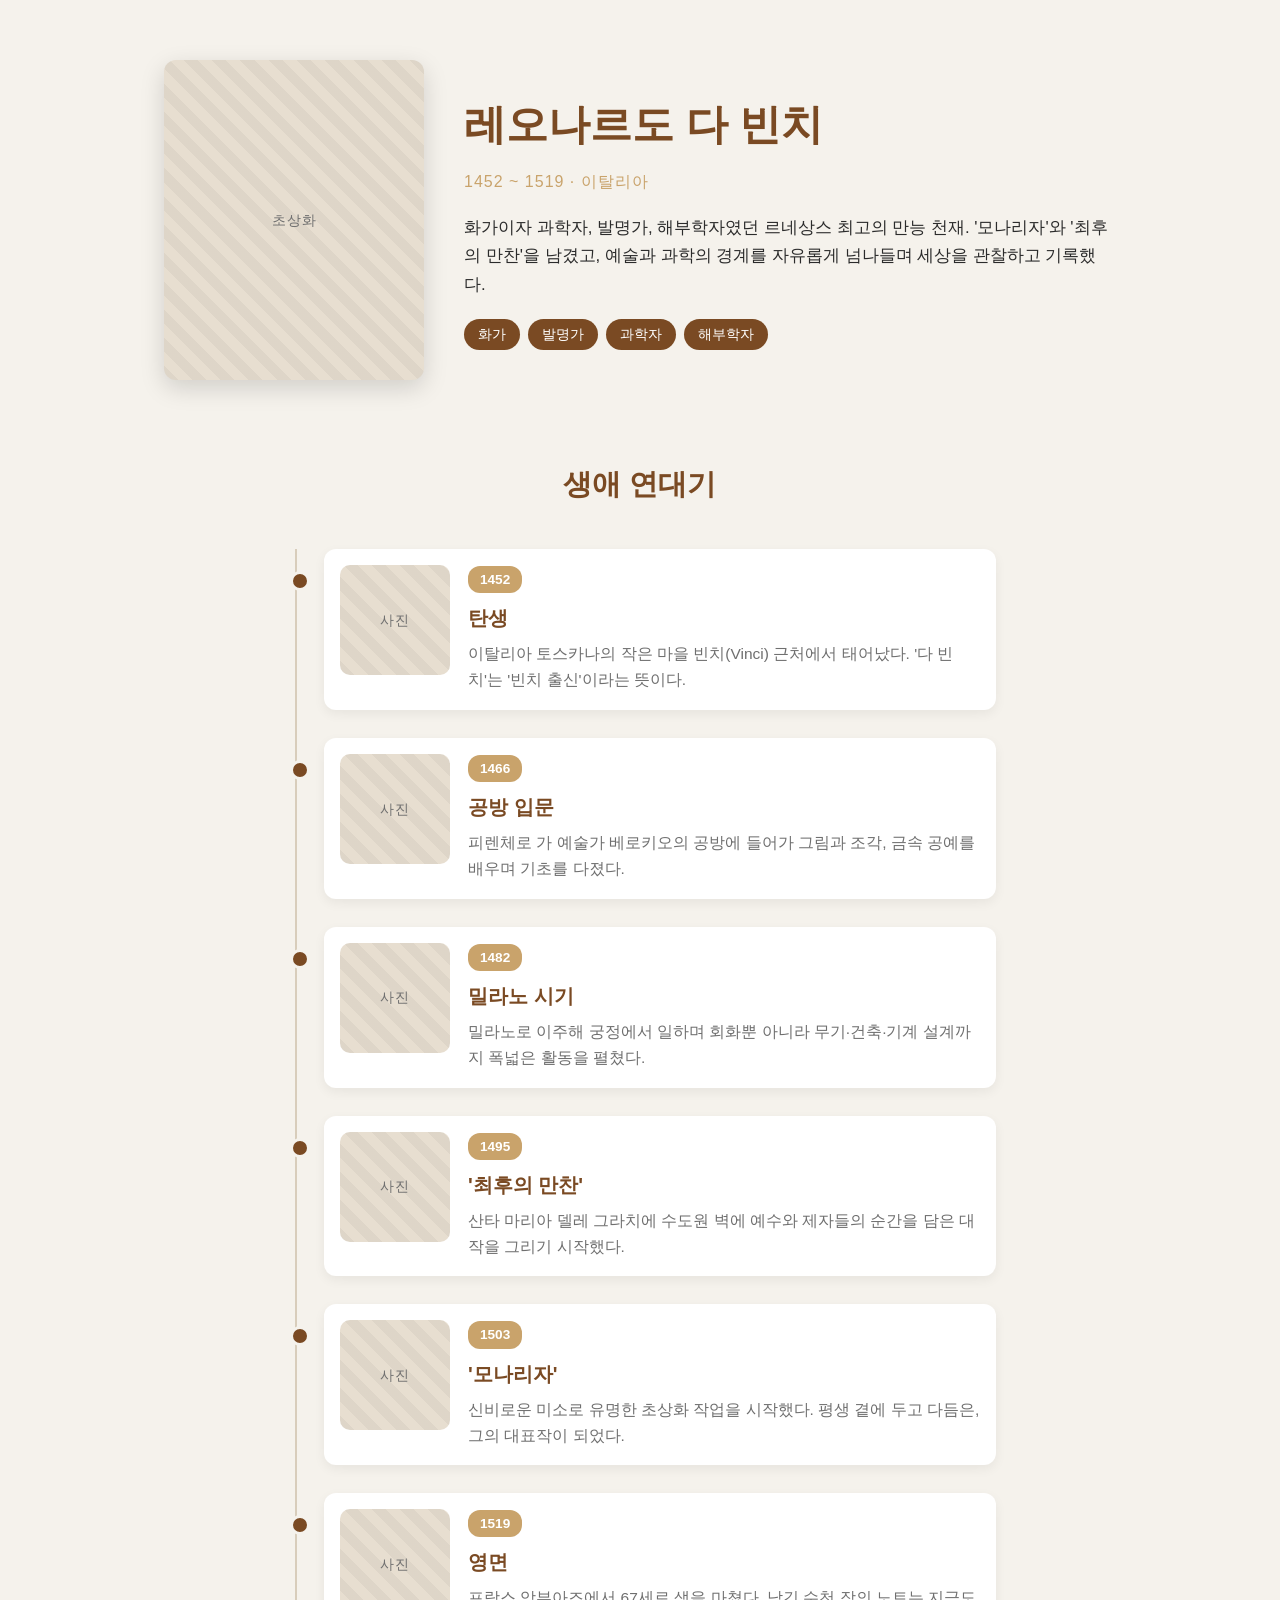
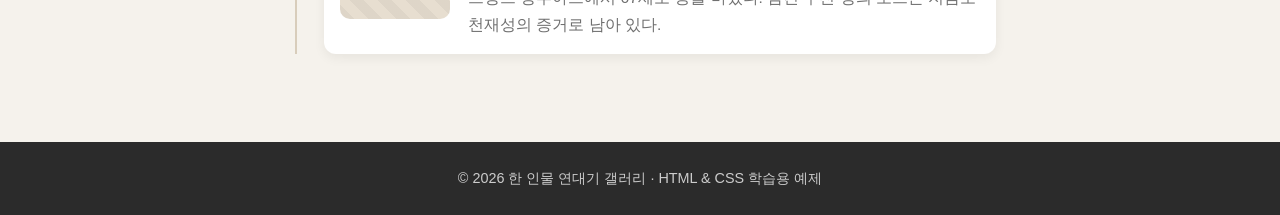
<file: projects/web_history/index.html>
<!DOCTYPE html>
<!-- ===================================================================
     DOCTYPE: 이 문서가 HTML5 문서임을 브라우저에 알림. 항상 첫 줄.
==================================================================== -->
<html lang="ko">
<!-- <html> : 모든 요소를 감싸는 최상위(루트) 요소.
     lang="ko" : 주 언어가 한국어임을 명시(접근성/검색엔진에 도움). -->

<head>
  <!-- <head> : 화면에 직접 보이지 않는 문서 정보(메타데이터) 영역. -->

  <!-- 문자 인코딩: UTF-8 은 한글 포함 전 세계 문자를 표현. -->
  <meta charset="UTF-8">

  <!-- 반응형 설정: 모바일 화면 너비에 맞춰 배율 조정. -->
  <meta name="viewport" content="width=device-width, initial-scale=1.0">

  <!-- 브라우저 탭에 보이는 제목. -->
  <title>레오나르도 다 빈치 | 한 인물 연대기</title>

  <!-- 외부 CSS 파일 연결. -->
  <link rel="stylesheet" href="style.css">
</head>

<body>

  <!-- =============================================================
       [1] 히어로 섹션
       페이지 맨 위에서 인물의 "사진 + 핵심 요약"을 크게 보여주는 영역.
       방문자가 누구에 대한 페이지인지 한눈에 알 수 있게 한다.
  ============================================================== -->
  <header class="hero">

    <!-- 인물 대표 사진.
         지금은 CSS 로 꾸민 박스(placeholder)로 표시한다.
         === 실제 사진으로 바꾸려면 아래 <div> 대신 이렇게 쓰면 됨 ===
         <img class="hero-photo" src="이미지파일.jpg" alt="레오나르도 다 빈치 초상">
         (src 에는 사진 경로, alt 에는 사진 설명을 적는다.) -->
    <div class="hero-photo" aria-label="레오나르도 다 빈치 초상">
      <span class="photo-label">초상화</span>
    </div>

    <!-- 인물 요약 텍스트 묶음. -->
    <div class="hero-text">
      <h1 class="hero-name">레오나르도 다 빈치</h1>
      <!-- <h1> : 페이지에서 가장 중요한 제목(보통 1개). -->

      <p class="hero-life">1452 ~ 1519 · 이탈리아</p>

      <p class="hero-summary">
        화가이자 과학자, 발명가, 해부학자였던 르네상스 최고의 만능 천재.
        '모나리자'와 '최후의 만찬'을 남겼고, 예술과 과학의 경계를
        자유롭게 넘나들며 세상을 관찰하고 기록했다.
      </p>

      <!-- 인물을 대표하는 키워드 태그. <ul> 은 순서 없는 목록. -->
      <ul class="hero-tags">
        <li>화가</li>
        <li>발명가</li>
        <li>과학자</li>
        <li>해부학자</li>
      </ul>
    </div>

  </header>

  <!-- =============================================================
       [2] 일대기(타임라인) 섹션
       인물의 생애를 시간순으로 사진과 함께 나열한다.
       <main> 은 페이지의 핵심 본문(한 페이지에 1개).
  ============================================================== -->
  <main class="timeline">

    <h2 class="timeline-title">생애 연대기</h2>
    <!-- <h2> : <h1> 다음 단계 제목(섹션 제목). -->

    <!-- 세로로 흐르는 타임라인 묶음. -->
    <div class="timeline-track">

      <!-- ---------------------------------------------------------
           일대기 항목 1개 단위.
           <article> 는 그 자체로 의미가 통하는 독립 콘텐츠.
           구조: [사진] + [연도 + 제목 + 설명]
      ---------------------------------------------------------- -->
      <article class="event">
        <!-- 이 사건의 사진(placeholder). 실제 사진은 위와 같은 방식으로 교체. -->
        <div class="event-photo"><span class="photo-label">사진</span></div>

        <div class="event-body">
          <span class="event-year">1452</span>
          <h3 class="event-title">탄생</h3>
          <!-- <h3> : <h2> 하위 제목. -->
          <p class="event-desc">
            이탈리아 토스카나의 작은 마을 빈치(Vinci) 근처에서 태어났다.
            '다 빈치'는 '빈치 출신'이라는 뜻이다.
          </p>
        </div>
      </article>

      <article class="event">
        <div class="event-photo"><span class="photo-label">사진</span></div>
        <div class="event-body">
          <span class="event-year">1466</span>
          <h3 class="event-title">공방 입문</h3>
          <p class="event-desc">
            피렌체로 가 예술가 베로키오의 공방에 들어가
            그림과 조각, 금속 공예를 배우며 기초를 다졌다.
          </p>
        </div>
      </article>

      <article class="event">
        <div class="event-photo"><span class="photo-label">사진</span></div>
        <div class="event-body">
          <span class="event-year">1482</span>
          <h3 class="event-title">밀라노 시기</h3>
          <p class="event-desc">
            밀라노로 이주해 궁정에서 일하며 회화뿐 아니라
            무기·건축·기계 설계까지 폭넓은 활동을 펼쳤다.
          </p>
        </div>
      </article>

      <article class="event">
        <div class="event-photo"><span class="photo-label">사진</span></div>
        <div class="event-body">
          <span class="event-year">1495</span>
          <h3 class="event-title">'최후의 만찬'</h3>
          <p class="event-desc">
            산타 마리아 델레 그라치에 수도원 벽에
            예수와 제자들의 순간을 담은 대작을 그리기 시작했다.
          </p>
        </div>
      </article>

      <article class="event">
        <div class="event-photo"><span class="photo-label">사진</span></div>
        <div class="event-body">
          <span class="event-year">1503</span>
          <h3 class="event-title">'모나리자'</h3>
          <p class="event-desc">
            신비로운 미소로 유명한 초상화 작업을 시작했다.
            평생 곁에 두고 다듬은, 그의 대표작이 되었다.
          </p>
        </div>
      </article>

      <article class="event">
        <div class="event-photo"><span class="photo-label">사진</span></div>
        <div class="event-body">
          <span class="event-year">1519</span>
          <h3 class="event-title">영면</h3>
          <p class="event-desc">
            프랑스 앙부아즈에서 67세로 생을 마쳤다.
            남긴 수천 장의 노트는 지금도 천재성의 증거로 남아 있다.
          </p>
        </div>
      </article>

    </div><!-- /.timeline-track -->
  </main>

  <!-- =============================================================
       [3] 푸터(꼬리말)
  ============================================================== -->
  <footer class="site-footer">
    <p>© 2026 한 인물 연대기 갤러리 · HTML &amp; CSS 학습용 예제</p>
    <!-- &amp; 는 특수문자 '&' 를 안전하게 표시하는 HTML 엔티티. -->
  </footer>

</body>
</html>
</file>
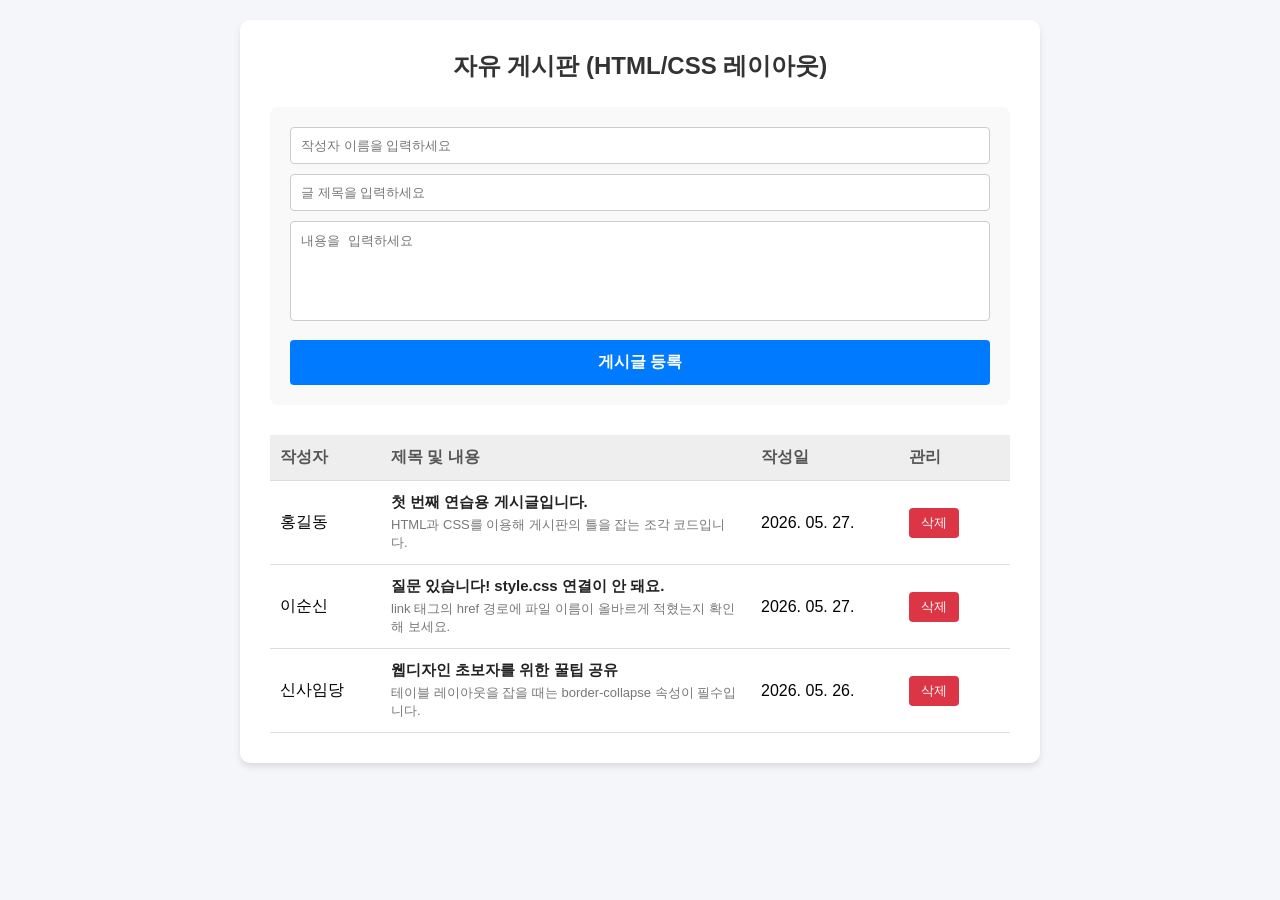
<file: projects/web_table/index.html>
<!doctype html>
<html lang="ko">
  <head>
    <meta charset="UTF-8" />
    <meta name="viewport" content="width=device-width, initial-scale=1.0" />
    <title>초급자용 HTML/CSS 게시판</title>
    <link rel="stylesheet" href="style.css" />
  </head>
  <body>
    <div class="board-container">
      <h2 class="board-title">자유 게시판 (HTML/CSS 레이아웃)</h2>

      <div class="form-section">
        <input
          type="text"
          class="input-field"
          placeholder="작성자 이름을 입력하세요"
        />

        <input
          type="text"
          class="input-field"
          placeholder="글 제목을 입력하세요"
        />

        <textarea
          class="textarea-field"
          placeholder="내용을 입력하세요"
        ></textarea>

        <button type="button" class="submit-btn">게시글 등록</button>
      </div>

      <table class="post-table">
        <thead>
          <tr>
            <th class="col-author">작성자</th>
            <th class="col-content">제목 및 내용</th>
            <th class="col-date">작성일</th>
            <th class="col-action">관리</th>
          </tr>
        </thead>
        <tbody>
          <tr>
            <td>홍길동</td>
            <td>
              <strong class="post-title-text"
                >첫 번째 연습용 게시글입니다.</strong
              ><br />
              <span class="post-summary"
                >HTML과 CSS를 이용해 게시판의 틀을 잡는 조각 코드입니다.</span
              >
            </td>
            <td>2026. 05. 27.</td>
            <td><button type="button" class="delete-btn">삭제</button></td>
          </tr>

          <tr>
            <td>이순신</td>
            <td>
              <strong class="post-title-text"
                >질문 있습니다! style.css 연결이 안 돼요.</strong
              ><br />
              <span class="post-summary"
                >link 태그의 href 경로에 파일 이름이 올바르게 적혔는지 확인해
                보세요.</span
              >
            </td>
            <td>2026. 05. 27.</td>
            <td><button type="button" class="delete-btn">삭제</button></td>
          </tr>

          <tr>
            <td>신사임당</td>
            <td>
              <strong class="post-title-text"
                >웹디자인 초보자를 위한 꿀팁 공유</strong
              ><br />
              <span class="post-summary"
                >테이블 레이아웃을 잡을 때는 border-collapse 속성이
                필수입니다.</span
              >
            </td>
            <td>2026. 05. 26.</td>
            <td><button type="button" class="delete-btn">삭제</button></td>
          </tr>
        </tbody>
      </table>
    </div>
  </body>
</html>
</file>
<file: projects/web_animation/style.css>
/* ===== 기본 리셋 ===== */
* {
  margin: 0;
  padding: 0;
  box-sizing: border-box;
}

:root {
  --bg: #0d1117;
  --bg2: #161b29;
  --pink: #ff5ca0;
  --purple: #9b5cff;
  --cyan: #38e8ff;
  --yellow: #ffd166;
  --green: #3ddc97;
}

body {
  font-family: "Segoe UI", "Malgun Gothic", sans-serif;
  background: var(--bg);
  color: #e8edf4;
  overflow-x: hidden;
}

/* ===== 배경 떠다니는 도형 ===== */
.bg-shapes {
  position: fixed;
  inset: 0;
  z-index: 0;
  pointer-events: none;
  overflow: hidden;
}

.shape {
  position: absolute;
  display: block;
  border-radius: 50%;
  filter: blur(2px);
  opacity: 0.5;
  animation: float 18s ease-in-out infinite;
}

.s1 { width: 120px; height: 120px; left: 8%;  top: 20%; background: var(--pink);   animation-duration: 16s; }
.s2 { width: 80px;  height: 80px;  left: 75%; top: 15%; background: var(--cyan);   animation-duration: 22s; }
.s3 { width: 160px; height: 160px; left: 60%; top: 60%; background: var(--purple); animation-duration: 20s; }
.s4 { width: 60px;  height: 60px;  left: 20%; top: 70%; background: var(--yellow); animation-duration: 14s; }
.s5 { width: 100px; height: 100px; left: 40%; top: 40%; background: var(--green);  animation-duration: 26s; }

@keyframes float {
  0%, 100% { transform: translateY(0) translateX(0) scale(1); }
  33%      { transform: translateY(-60px) translateX(40px) scale(1.15); }
  66%      { transform: translateY(40px) translateX(-30px) scale(0.9); }
}

/* ===== 헤더 ===== */
.hero {
  position: relative;
  z-index: 1;
  height: 100vh;
  display: flex;
  flex-direction: column;
  align-items: center;
  justify-content: center;
  text-align: center;
  background: radial-gradient(circle at 50% 30%, var(--bg2), var(--bg) 70%);
}

.hero-title {
  font-size: clamp(2rem, 7vw, 5rem);
  font-weight: 800;
  background: linear-gradient(90deg, var(--pink), var(--purple), var(--cyan), var(--pink));
  background-size: 300% 100%;
  -webkit-background-clip: text;
  background-clip: text;
  color: transparent;
  animation: gradientMove 6s linear infinite, dropIn 1s ease both;
}

.hero-sub {
  margin-top: 1rem;
  font-size: clamp(1rem, 2.5vw, 1.4rem);
  color: #9aa7bd;
  animation: dropIn 1s ease 0.3s both;
}

@keyframes gradientMove {
  to { background-position: 300% 0; }
}

@keyframes dropIn {
  from { opacity: 0; transform: translateY(-30px); }
  to   { opacity: 1; transform: translateY(0); }
}

/* 스크롤 안내 마우스 */
.scroll-hint {
  position: absolute;
  bottom: 40px;
  width: 26px;
  height: 44px;
  border: 2px solid #6b7891;
  border-radius: 14px;
  display: flex;
  justify-content: center;
}
.scroll-hint span {
  width: 5px;
  height: 8px;
  margin-top: 8px;
  background: var(--cyan);
  border-radius: 3px;
  animation: scrollDot 1.6s ease infinite;
}
@keyframes scrollDot {
  0%   { transform: translateY(0); opacity: 1; }
  70%  { transform: translateY(16px); opacity: 0; }
  100% { opacity: 0; }
}

/* ===== 섹션 공통 ===== */
.section {
  position: relative;
  z-index: 1;
  max-width: 1000px;
  margin: 0 auto;
  padding: 80px 20px;
}

.section-title {
  font-size: 2rem;
  margin-bottom: 40px;
  text-align: center;
  position: relative;
}
.section-title::after {
  content: "";
  display: block;
  width: 60px;
  height: 4px;
  margin: 12px auto 0;
  border-radius: 2px;
  background: linear-gradient(90deg, var(--pink), var(--cyan));
  animation: widthPulse 3s ease-in-out infinite;
}
@keyframes widthPulse {
  0%, 100% { width: 60px; }
  50%      { width: 120px; }
}

.grid {
  display: grid;
  grid-template-columns: repeat(auto-fill, minmax(430px, 1fr));
  gap: 24px;
}

/* ===== 데모 카드 ===== */
.demo-card {
  background: var(--bg2);
  border: 1px solid #232b3d;
  border-radius: 16px;
  overflow: hidden;
  display: grid;
  grid-template-columns: 180px 1fr;
  transition: box-shadow 0.3s ease;
}
.demo-card:hover {
  box-shadow: 0 12px 30px rgba(155, 92, 255, 0.25);
}

.demo-preview {
  min-height: 180px;
  display: flex;
  flex-direction: column;
  align-items: center;
  justify-content: center;
  gap: 16px;
  padding: 20px;
  border-right: 1px solid #232b3d;
}

.text-preview {
  text-align: center;
  overflow: hidden;
}

/* text 섹션 preview에서 폰트 크기 조정 */
.text-preview .text-gradient {
  font-size: 1.3rem;
  letter-spacing: 2px;
}
.text-preview .text-wave {
  font-size: 1.3rem;
}
.text-preview .text-typing {
  font-size: 0.9rem;
}
.text-preview .text-glow {
  font-size: 1.4rem;
  letter-spacing: 3px;
}

.card-label {
  font-size: 0.85rem;
  color: #8a96ad;
  letter-spacing: 1px;
}

/* ===== 코드 패널 ===== */
.code-panel {
  display: flex;
  flex-direction: column;
  background: #080c14;
}

.code-tabs {
  display: flex;
  background: #0d1117;
  border-bottom: 1px solid #1e2638;
  flex-shrink: 0;
}

.tab-btn {
  padding: 9px 18px;
  background: transparent;
  border: none;
  border-bottom: 2px solid transparent;
  color: #5a6880;
  cursor: pointer;
  font-size: 0.78rem;
  font-weight: 700;
  letter-spacing: 0.5px;
  transition: color 0.2s;
}
.tab-btn:hover { color: #9aa7bd; }
.tab-btn.active {
  color: var(--cyan);
  border-bottom-color: var(--cyan);
}

.tab-content {
  display: none;
  margin: 0;
  padding: 14px 16px;
  font-size: 0.74rem;
  line-height: 1.75;
  font-family: "Consolas", "Fira Code", "Courier New", monospace;
  color: #b8c5de;
  overflow: auto;
  flex: 1;
  white-space: pre;
  tab-size: 2;
}
.tab-content.active { display: block; }
.tab-content code { background: none; color: inherit; font-size: inherit; }

/* ===== Living Scene 코드 패널 ===== */
.scene-demo {
  border: 1px solid #232b3d;
  border-radius: 16px;
  overflow: hidden;
  transition: box-shadow 0.3s ease;
}
.scene-demo:hover {
  box-shadow: 0 12px 30px rgba(155, 92, 255, 0.25);
}
.scene-demo .scene {
  border-radius: 0;
}
.scene-code {
  border-top: 1px solid #232b3d;
  max-height: 280px;
}
.scene-code .tab-content {
  max-height: 240px;
}

/* ===== 반응형 ===== */
@media (max-width: 560px) {
  .grid {
    grid-template-columns: 1fr;
  }
  .demo-card {
    grid-template-columns: 1fr;
  }
  .demo-preview {
    border-right: none;
    border-bottom: 1px solid #232b3d;
    min-height: 140px;
  }
}

/* ===== 1. 로더 ===== */
.loader-ring {
  width: 54px;
  height: 54px;
  border: 6px solid #2a3346;
  border-top-color: var(--cyan);
  border-radius: 50%;
  animation: spin 0.9s linear infinite;
}
@keyframes spin { to { transform: rotate(360deg); } }

.loader-dots { display: flex; gap: 10px; }
.loader-dots span {
  width: 14px;
  height: 14px;
  background: var(--pink);
  border-radius: 50%;
  animation: bounce 1.2s ease-in-out infinite;
}
.loader-dots span:nth-child(2) { animation-delay: 0.2s; background: var(--purple); }
.loader-dots span:nth-child(3) { animation-delay: 0.4s; background: var(--cyan); }
@keyframes bounce {
  0%, 100% { transform: translateY(0); opacity: 0.5; }
  50%      { transform: translateY(-18px); opacity: 1; }
}

.loader-bars { display: flex; gap: 6px; align-items: flex-end; height: 50px; }
.loader-bars span {
  width: 8px;
  height: 100%;
  background: var(--green);
  border-radius: 4px;
  animation: stretch 1s ease-in-out infinite;
}
.loader-bars span:nth-child(2) { animation-delay: 0.1s; }
.loader-bars span:nth-child(3) { animation-delay: 0.2s; }
.loader-bars span:nth-child(4) { animation-delay: 0.3s; }
.loader-bars span:nth-child(5) { animation-delay: 0.4s; }
@keyframes stretch {
  0%, 100% { transform: scaleY(0.3); }
  50%      { transform: scaleY(1); }
}

.loader-cube {
  width: 48px;
  height: 48px;
  display: grid;
  grid-template-columns: 1fr 1fr;
  gap: 4px;
}
.loader-cube span {
  background: var(--yellow);
  border-radius: 3px;
  animation: cubeScale 1.4s ease-in-out infinite;
}
.loader-cube span:nth-child(2) { animation-delay: 0.2s; }
.loader-cube span:nth-child(3) { animation-delay: 0.6s; }
.loader-cube span:nth-child(4) { animation-delay: 0.4s; }
@keyframes cubeScale {
  0%, 100% { transform: scale(1); opacity: 1; }
  50%      { transform: scale(0.4); opacity: 0.4; }
}

/* ===== 2. 버튼 ===== */
.btn {
  position: relative;
  padding: 14px 28px;
  font-size: 1rem;
  font-weight: 600;
  color: #fff;
  border: none;
  border-radius: 10px;
  cursor: pointer;
  overflow: hidden;
  background: #2a3346;
}

.btn-fill { z-index: 0; }
.btn-fill::before {
  content: "";
  position: absolute;
  inset: 0;
  z-index: -1;
  background: linear-gradient(90deg, var(--pink), var(--purple));
  transform: scaleX(0);
  transform-origin: left;
  transition: transform 0.4s ease;
}
.btn-fill:hover::before { transform: scaleX(1); }

.btn-shine::after {
  content: "";
  position: absolute;
  top: 0;
  left: -120%;
  width: 60%;
  height: 100%;
  background: linear-gradient(120deg, transparent, rgba(255,255,255,0.6), transparent);
  transition: left 0.6s ease;
}
.btn-shine { background: linear-gradient(90deg, var(--cyan), var(--green)); color: #06222a; }
.btn-shine:hover::after { left: 130%; }

.btn-grow { transition: transform 0.3s ease, box-shadow 0.3s ease; background: var(--purple); }
.btn-grow:hover {
  transform: scale(1.12) rotate(-2deg);
  box-shadow: 0 8px 20px rgba(155,92,255,0.5);
}

.btn-border {
  background: transparent;
  border: 2px solid transparent;
}
.btn-border::before {
  content: "";
  position: absolute;
  inset: 0;
  border-radius: 10px;
  padding: 2px;
  background: linear-gradient(90deg, var(--pink), var(--cyan), var(--yellow), var(--pink));
  background-size: 300% 100%;
  -webkit-mask: linear-gradient(#fff 0 0) content-box, linear-gradient(#fff 0 0);
  -webkit-mask-composite: xor;
  mask-composite: exclude;
  animation: gradientMove 4s linear infinite;
}

/* ===== 3. 변형 도형 ===== */
.morph-blob {
  width: 70px;
  height: 70px;
  background: linear-gradient(135deg, var(--pink), var(--purple));
  animation: morph 6s ease-in-out infinite;
}
@keyframes morph {
  0%, 100% { border-radius: 60% 40% 30% 70% / 60% 30% 70% 40%; transform: rotate(0); }
  50%      { border-radius: 30% 60% 70% 40% / 50% 60% 30% 60%; transform: rotate(180deg); }
}

.rotate-3d {
  width: 60px;
  height: 60px;
  background: linear-gradient(135deg, var(--cyan), var(--green));
  animation: rotate3d 4s linear infinite;
  box-shadow: 0 0 20px rgba(56,232,255,0.4);
}
@keyframes rotate3d {
  0%   { transform: rotateX(0) rotateY(0); }
  100% { transform: rotateX(360deg) rotateY(360deg); }
}

.pulse-heart {
  width: 50px;
  height: 50px;
  background: var(--pink);
  position: relative;
  transform: rotate(-45deg);
  animation: heartbeat 1.3s ease-in-out infinite;
}
.pulse-heart::before,
.pulse-heart::after {
  content: "";
  position: absolute;
  width: 50px;
  height: 50px;
  background: var(--pink);
  border-radius: 50%;
}
.pulse-heart::before { top: -25px; left: 0; }
.pulse-heart::after  { top: 0; left: 25px; }
@keyframes heartbeat {
  0%, 100% { transform: rotate(-45deg) scale(1); }
  25%      { transform: rotate(-45deg) scale(1.2); }
  40%      { transform: rotate(-45deg) scale(1); }
}

.spin-square {
  width: 60px;
  height: 60px;
  border-radius: 12px;
  animation: spin 3s linear infinite, colorShift 4s ease-in-out infinite;
}
@keyframes colorShift {
  0%   { background: var(--pink); }
  33%  { background: var(--cyan); }
  66%  { background: var(--yellow); }
  100% { background: var(--pink); }
}

/* ===== 4. 텍스트 ===== */
.text-stage {
  display: flex;
  flex-direction: column;
  gap: 36px;
  align-items: center;
  text-align: center;
}

.text-gradient {
  font-size: clamp(1.8rem, 5vw, 3rem);
  font-weight: 800;
  letter-spacing: 4px;
  background: linear-gradient(90deg, var(--pink), var(--yellow), var(--cyan), var(--purple), var(--pink));
  background-size: 300% 100%;
  -webkit-background-clip: text;
  background-clip: text;
  color: transparent;
  animation: gradientMove 5s linear infinite;
}

.text-wave { font-size: 2rem; font-weight: 700; }
.text-wave span {
  display: inline-block;
  color: var(--cyan);
  animation: waveLetter 1.4s ease-in-out infinite;
}
.text-wave span:nth-child(1) { animation-delay: 0s; }
.text-wave span:nth-child(2) { animation-delay: 0.1s; }
.text-wave span:nth-child(3) { animation-delay: 0.2s; }
.text-wave span:nth-child(4) { animation-delay: 0.3s; }
.text-wave span:nth-child(6) { animation-delay: 0.5s; }
.text-wave span:nth-child(7) { animation-delay: 0.6s; }
.text-wave span:nth-child(8) { animation-delay: 0.7s; }
.text-wave span:nth-child(9) { animation-delay: 0.8s; }
@keyframes waveLetter {
  0%, 100% { transform: translateY(0); color: var(--cyan); }
  50%      { transform: translateY(-20px); color: var(--pink); }
}

.text-typing {
  font-size: 1.4rem;
  font-family: monospace;
  border-right: 3px solid var(--green);
  white-space: nowrap;
  overflow: hidden;
  width: 0;
  animation: typing 4s steps(14) infinite, caret 0.7s step-end infinite;
}
@keyframes typing {
  0%   { width: 0; }
  60%  { width: 14ch; }
  90%  { width: 14ch; }
  100% { width: 0; }
}
@keyframes caret {
  50% { border-color: transparent; }
}

.text-glow {
  font-size: clamp(1.8rem, 5vw, 3rem);
  font-weight: 800;
  letter-spacing: 6px;
  color: #fff;
  animation: neon 1.8s ease-in-out infinite alternate;
}
@keyframes neon {
  from {
    text-shadow: 0 0 6px var(--cyan), 0 0 12px var(--cyan), 0 0 24px var(--purple);
  }
  to {
    text-shadow: 0 0 12px var(--pink), 0 0 28px var(--pink), 0 0 48px var(--purple);
  }
}

/* ===== 5. 무한 장면 ===== */
.scene {
  position: relative;
  height: 320px;
  border-radius: 20px;
  overflow: hidden;
  background: linear-gradient(to bottom, #1b2a4a, #2d1b4a 60%, #4a1b3d);
}

.sun {
  position: absolute;
  top: 50px;
  left: 50%;
  width: 70px;
  height: 70px;
  margin-left: -35px;
  border-radius: 50%;
  background: radial-gradient(circle, #fff7d6, var(--yellow));
  box-shadow: 0 0 60px var(--yellow);
  animation: sunPulse 4s ease-in-out infinite;
}
@keyframes sunPulse {
  0%, 100% { box-shadow: 0 0 40px var(--yellow); transform: scale(1); }
  50%      { box-shadow: 0 0 80px var(--yellow); transform: scale(1.08); }
}

.cloud {
  position: absolute;
  width: 90px;
  height: 28px;
  background: rgba(255,255,255,0.85);
  border-radius: 30px;
  filter: blur(1px);
}
.cloud::before,
.cloud::after {
  content: "";
  position: absolute;
  background: inherit;
  border-radius: 50%;
}
.cloud::before { width: 40px; height: 40px; top: -16px; left: 14px; }
.cloud::after  { width: 30px; height: 30px; top: -10px; left: 48px; }

.cloud1 { top: 40px;  animation: drift 18s linear infinite; }
.cloud2 { top: 90px;  transform: scale(0.7); animation: drift 26s linear infinite; opacity: 0.8; }
.cloud3 { top: 130px; transform: scale(0.5); animation: drift 22s linear infinite 4s; opacity: 0.6; }
@keyframes drift {
  from { left: -120px; }
  to   { left: 110%; }
}

.hill {
  position: absolute;
  bottom: 0;
  left: 0;
  right: 0;
  height: 120px;
  background: linear-gradient(to top, #16221d, #1f3a2e);
  border-radius: 50% 50% 0 0 / 80px 80px 0 0;
}

.wave-line {
  position: absolute;
  bottom: 0;
  left: 0;
  width: 200%;
  height: 40px;
  background: repeating-linear-gradient(90deg, var(--cyan) 0 20px, transparent 20px 40px);
  opacity: 0.4;
  animation: waveSlide 3s linear infinite;
}
@keyframes waveSlide {
  to { transform: translateX(-40px); }
}

/* ===== 푸터 ===== */
.footer {
  position: relative;
  z-index: 1;
  text-align: center;
  padding: 40px;
  color: #5a6679;
  letter-spacing: 1px;
}
</file>
<file: projects/web_callender/style.css>
/* 기본 리셋 */
* {
  margin: 0;
  padding: 0;
  box-sizing: border-box;
  font-family:
    "Pretendard",
    -apple-system,
    BlinkMacSystemFont,
    sans-serif;
}

body {
  background-color: #f1f5f9;
  display: flex;
  justify-content: center;
  align-items: center;
  min-height: 100vh;
  padding: 20px;
}

/* 캘린더 메인 컨테이너 */
.calendar-container {
  background-color: #ffffff;
  width: 100%;
  max-width: 800px;
  border-radius: 20px;
  box-shadow: 0 10px 25px rgba(15, 23, 42, 0.05);
  padding: 24px;
}

/* 헤더 */
.calendar-header {
  text-align: center;
  margin-bottom: 24px;
}

.calendar-header h1 {
  font-size: 26px;
  color: #0f172a;
  font-weight: 800;
}

.calendar-header p {
  font-size: 13px;
  color: #94a3b8;
  margin-top: 2px;
  text-transform: uppercase;
  letter-spacing: 1px;
}

/* 요일 표시줄 */
.weekdays {
  display: grid;
  grid-template-columns: repeat(7, 1fr);
  text-align: center;
  font-weight: 700;
  font-size: 14px;
  color: #64748b;
  padding-bottom: 12px;
  border-bottom: 2px solid #f1f5f9;
  margin-bottom: 12px;
}

.weekdays .sun {
  color: #ef4444;
}
.weekdays .sat {
  color: #3b82f6;
}

/* 날짜 그리드 */
.calendar-days {
  display: grid;
  grid-template-columns: repeat(7, 1fr);
  gap: 8px;
}

/* 개별 날짜 카드 형태 디자인 */
.day {
  background-color: #ffffff;
  border: 1px solid #e2e8f0;
  border-radius: 12px;
  padding: 8px;
  display: flex;
  flex-direction: column;
  justify-content: space-between;
  aspect-ratio: 1 / 1.15;
  position: relative;
  transition:
    transform 0.2s ease,
    box-shadow 0.2s ease;
}

/* 마우스 호버 시 카드 및 이모지 반응 */
.day:not(.empty):hover {
  transform: translateY(-2px);
  box-shadow: 0 6px 12px rgba(0, 0, 0, 0.05);
  border-color: #cbd5e1;
}

.day:not(.empty):hover .emoji-slot svg {
  transform: scale(1.15);
}

/* 빈 날짜 칸 배경 처리 */
.day.empty {
  background-color: #f8fafc;
  border: none;
}

/* 날짜 숫자 스타일 */
.day .num {
  font-size: 13px;
  font-weight: 700;
  color: #475569;
}

/* 주말 날짜 스타일 */
.day.sun .num {
  color: #ef4444;
}
.day.sat .num {
  color: #3b82f6;
}

/* 이모지가 배치되는 슬롯 */
.emoji-slot {
  flex-grow: 1;
  display: flex;
  justify-content: center;
  align-items: center;
  padding-top: 4px;
}

/* SVG 이모지 크기 및 중앙 정렬 */
.emoji-slot svg {
  width: 60%;
  height: 60%;
  max-width: 36px;
  max-height: 36px;
  transition: transform 0.2s cubic-bezier(0.175, 0.885, 0.32, 1.275);
}

/* ★ 오늘 날짜(5월 18일) 전용 그린 하이라이트 스타일 ★ */
.day.today {
  border: 2px solid #10b981;
  background-color: #f0fdf4;
}

.day.today .num {
  background-color: #10b981;
  color: #ffffff !important;
  padding: 2px 6px;
  border-radius: 6px;
  font-size: 11px;
  display: inline-block;
}
</file>
<file: projects/web_history/style.css>
/* =====================================================================
   한 인물 연대기 갤러리 - 스타일시트(CSS)
   ---------------------------------------------------------------------
   CSS 문법:  선택자 { 속성: 값; }   예) h1 { color: red; }
===================================================================== */


/* ---------------------------------------------------------------------
   1) 변수(커스텀 속성)
   :root 에 색을 모아두면 한 곳만 고쳐 전체 색을 바꿀 수 있다.
   사용할 때는 var(--이름) 형태.
--------------------------------------------------------------------- */
:root {
  --bg:        #f5f2ec;   /* 페이지 배경(미색) */
  --surface:   #ffffff;   /* 카드 표면(흰색) */
  --text:      #2b2b2b;   /* 기본 글자색 */
  --muted:     #6f6f6f;   /* 보조 글자색 */
  --accent:    #7a4a23;   /* 강조색(갈색) */
  --accent-2:  #c9a36b;   /* 보조 강조색(금빛) */
  --line:      #d8cdbb;   /* 타임라인 세로선 색 */
}


/* ---------------------------------------------------------------------
   2) 기본 초기화
   * = 모든 요소. 브라우저 기본 여백을 0으로 맞춰 일관성 확보.
   box-sizing: border-box → padding/border 를 너비에 포함해 계산.
--------------------------------------------------------------------- */
* {
  margin: 0;
  padding: 0;
  box-sizing: border-box;
}


/* ---------------------------------------------------------------------
   3) 본문 기본
   body 의 글꼴/색은 자식들에게 상속된다.
--------------------------------------------------------------------- */
body {
  font-family: "맑은 고딕", "Malgun Gothic", sans-serif;
  background-color: var(--bg);
  color: var(--text);
  line-height: 1.7;     /* 줄 간격 → 읽기 편하게 */
}


/* =====================================================================
   [공통] 사진 placeholder
   실제 <img> 로 바꾸기 전까지 자리를 보여주는 빗금무늬 박스.
   repeating-linear-gradient 로 사선 줄무늬를 그린다.
===================================================================== */
.hero-photo,
.event-photo {
  background-color: #e7ded0;
  background-image: repeating-linear-gradient(
    45deg,                         /* 45도 기울인 줄무늬 */
    rgba(0, 0, 0, 0.04) 0px,
    rgba(0, 0, 0, 0.04) 10px,
    transparent 10px,
    transparent 20px
  );
  /* flex 로 안의 라벨 글자를 정중앙 배치 */
  display: flex;
  align-items: center;
  justify-content: center;
}

/* placeholder 안의 "사진/초상화" 글자 */
.photo-label {
  color: var(--muted);
  font-size: 0.9rem;
  letter-spacing: 1px;
}


/* =====================================================================
   [1] 히어로 섹션
===================================================================== */
.hero {
  /* flexbox: 자식(사진 / 텍스트)을 가로로 나란히 배치. */
  display: flex;
  align-items: center;            /* 세로 가운데 정렬 */
  gap: 40px;                      /* 사진과 텍스트 사이 간격 */

  max-width: 1000px;
  margin: 0 auto;                 /* 좌우 auto → 페이지 가운데 */
  padding: 60px 24px;
}

/* 히어로 대표 사진 박스 */
.hero-photo {
  flex: 0 0 260px;               /* 늘지도 줄지도 않고 너비 260px 고정 */
  height: 320px;
  border-radius: 12px;
  box-shadow: 0 8px 24px rgba(0, 0, 0, 0.15);  /* 떠 있는 그림자 */
}

/* 히어로 텍스트 묶음: 남은 공간을 모두 차지 */
.hero-text {
  flex: 1;
}

.hero-name {
  font-size: 2.6rem;
  color: var(--accent);
  margin-bottom: 8px;
}

.hero-life {
  color: var(--accent-2);
  font-size: 1rem;
  letter-spacing: 1px;
  margin-bottom: 18px;
}

.hero-summary {
  font-size: 1.05rem;
  color: var(--text);
  margin-bottom: 20px;
}

/* 키워드 태그 목록 */
.hero-tags {
  list-style: none;              /* 목록 앞 점(•) 제거 */
  display: flex;                 /* 태그를 가로로 나열 */
  flex-wrap: wrap;               /* 공간 부족하면 다음 줄로 */
  gap: 8px;
}

/* 태그 하나하나의 알약 모양 */
.hero-tags li {
  background-color: var(--accent);
  color: #ffffff;
  font-size: 0.85rem;
  padding: 4px 14px;
  border-radius: 20px;
}


/* =====================================================================
   [2] 타임라인(일대기) 섹션
===================================================================== */
.timeline {
  max-width: 760px;
  margin: 0 auto;
  padding: 20px 24px 60px;
}

.timeline-title {
  text-align: center;
  font-size: 1.8rem;
  color: var(--accent);
  margin-bottom: 40px;
}

/* 타임라인 전체 묶음.
   position: relative 는 자식의 가로 세로선(::before)을 기준 잡는 데 필요. */
.timeline-track {
  position: relative;
  padding-left: 40px;            /* 왼쪽 세로선 자리 확보 */
}

/* 타임라인 왼쪽을 따라 흐르는 세로선.
   ::before 는 요소 앞에 만들어내는 가상 요소(내용 없는 장식용). */
.timeline-track::before {
  content: "";                   /* 가상 요소는 content 가 꼭 있어야 보임 */
  position: absolute;            /* track 기준으로 위치 고정 */
  left: 11px;
  top: 0;
  bottom: 0;
  width: 2px;
  background-color: var(--line);
}


/* ---------------------------------------------------------------------
   일대기 항목 1개
--------------------------------------------------------------------- */
.event {
  position: relative;            /* 동그란 점(::before)의 기준 */
  display: flex;                 /* 사진 + 본문을 가로로 */
  gap: 18px;
  background-color: var(--surface);
  border-radius: 12px;
  padding: 16px;
  margin-bottom: 28px;
  box-shadow: 0 4px 12px rgba(0, 0, 0, 0.06);
}

/* 세로선 위에 찍히는 동그란 점(시점 표시). */
.event::before {
  content: "";
  position: absolute;
  left: -34px;                   /* 카드 왼쪽 바깥의 세로선 위치로 */
  top: 22px;
  width: 14px;
  height: 14px;
  border-radius: 50%;            /* 원 모양 */
  background-color: var(--accent);
  border: 3px solid var(--bg);   /* 배경색 테두리 → 선과 분리되어 보임 */
}

/* 각 사건의 사진 박스 */
.event-photo {
  flex: 0 0 110px;               /* 너비 110px 고정 */
  height: 110px;
  border-radius: 10px;
}

/* 사건 본문(연도/제목/설명) */
.event-body {
  flex: 1;
}

.event-year {
  display: inline-block;
  background-color: var(--accent-2);
  color: #ffffff;
  font-size: 0.85rem;
  font-weight: bold;
  padding: 2px 12px;
  border-radius: 12px;
  margin-bottom: 8px;
}

.event-title {
  font-size: 1.25rem;
  color: var(--accent);
  margin-bottom: 6px;
}

.event-desc {
  color: var(--muted);
  font-size: 0.97rem;
}


/* =====================================================================
   [3] 푸터(꼬리말)
===================================================================== */
.site-footer {
  background-color: var(--text);
  color: #cccccc;
  text-align: center;
  padding: 24px 20px;
  font-size: 0.9rem;
}


/* =====================================================================
   [4] 반응형: 화면이 좁을 때(모바일)
   @media = 특정 조건에서만 적용. 700px 이하일 때 아래 규칙 사용.
===================================================================== */
@media (max-width: 700px) {

  /* 히어로: 가로 배치를 세로 배치로 전환 */
  .hero {
    flex-direction: column;      /* 위→아래로 쌓기 */
    text-align: center;
    padding: 40px 20px;
  }

  .hero-photo {
    flex: 0 0 auto;              /* 고정 너비 해제 */
    width: 220px;
    height: 280px;
  }

  /* 태그를 가운데로 모음 */
  .hero-tags {
    justify-content: center;
  }

  /* 사건 카드: 사진을 위, 글을 아래로 세로 배치 */
  .event {
    flex-direction: column;
  }

  .event-photo {
    flex: 0 0 auto;
    width: 100%;                 /* 사진을 가로 꽉 채움 */
    height: 160px;
  }
}
</file>
<file: projects/web_table/style.css>
/* ==========================================
   1. 전체 페이지 공통 스타일 정의
   ========================================== */

/* 모든 요소(*), 요소의 앞(before), 뒤(after)에 상자 크기 계산 방식을 고정합니다.
   패딩과 테두리를 채워도 상자 전체 너비가 늘어나지 않게 막아주는 초급 필수 속성입니다. */
*,
*::before,
*::after {
  box-sizing: border-box;
}

body {
  font-family: "Malgun Gothic", sans-serif; /* 윈도우 기본 맑은고딕 글꼴 지정 */
  background-color: #f4f6f9; /* 배경: 눈이 편안한 연한 회색 무채색조 */
  margin: 0; /* 브라우저가 기본으로 가지는 외곽 여백 초기화 */
  padding: 20px; /* 화면 전체 가장자리에 약간의 여백 생성 */
}

/* ==========================================
   2. 게시판 큰 틀(컨테이너) 및 제목 스타일
   ========================================== */

.board-container {
  max-width: 800px; /* 게시판이 너무 가로로 퍼지지 않게 최대 너비 제한 */
  margin: 0 auto; /* 좌우 마진을 자동으로 설정하여 화면 정중앙에 배치 */
  background-color: #ffffff; /* 본문 상자 배경은 깔끔한 순백색 */
  padding: 30px; /* 상자 내부 요소들과 테두리 사이의 여백 */
  border-radius: 10px; /* 딱딱한 네모 모서리를 둥글게 깎음 */
  box-shadow: 0 4px 6px rgba(0, 0, 0, 0.1); /* 은은하고 입체적인 그림자 효과 */
}

.board-title {
  text-align: center; /* 제목 글자를 가운데로 정렬 */
  color: #333333; /* 완전 검은색보다 고급스러운 짙은 회색 */
  margin-top: 0; /* 위쪽 기본 마진 제거 */
  margin-bottom: 25px; /* 아래쪽 입력 폼과의 간격 생성 */
}

/* ==========================================
   3. 글쓰기 입력창(Form) 스타일
   ========================================== */

.form-section {
  background-color: #f9f9f9; /* 입력 구역임을 인지하도록 한 단계 어두운 회색 적용 */
  padding: 20px; /* 입력 폼 내부 상하좌우 여백 */
  border-radius: 8px; /* 모서리 둥글게 */
  margin-bottom: 30px; /* 아래쪽 목록 테이블과의 간격 격리 */
}

/* 작성자, 제목 입력창 공통 스타일 */
.input-field {
  width: 100%; /* 부모 상자 너비에 100% 꽉 차게 가득 채움 */
  padding: 10px; /* 텍스트가 테두리에 붙지 않게 안쪽 여백 설정 */
  margin-bottom: 10px; /* 아래에 오는 다른 입력창과의 수직 간격 */
  border: 1px solid #cccccc; /* 연한 회색 테두리 선 */
  border-radius: 4px; /* 입력창 모서리 살짝 라운딩 */
}

/* 내용 입력창 전용 스타일 */
.textarea-field {
  width: 100%; /* 너비 가득 채움 */
  height: 100px; /* 줄글을 쓰는 곳이므로 높이를 100px로 넉넉하게 설정 */
  padding: 10px; /* 안쪽 여백 */
  margin-bottom: 15px; /* 아래 등록 버튼과의 간격 */
  border: 1px solid #cccccc; /* 테두리 */
  border-radius: 4px; /* 모서리 라운딩 */
  resize: none; /* 사용자가 마우스로 우측 하단을 끌어 크기를 바꾸는 것 방지 */
}

/* 등록 버튼 스타일 */
.submit-btn {
  width: 100%; /* 버튼을 가로로 길게 100% 채움 */
  padding: 12px; /* 버튼을 도톰하고 누르기 좋게 패딩 부여 */
  background-color: #007bff; /* 신뢰감과 포인트를 주는 파란색 */
  color: #ffffff; /* 파란 배경 위에 선명하게 보이도록 글자색은 흰색 */
  border: none; /* 브라우저가 기본으로 제공하는 투박한 버튼 테두리 제거 */
  border-radius: 4px; /* 모서리 라운딩 */
  font-size: 16px; /* 중요한 버튼이므로 글씨 크기 키움 */
  font-weight: bold; /* 글씨 굵게 */
  cursor: pointer; /* 마우스를 올리면 손가락 표식으로 변경 */
}

/* 등록 버튼 위에 마우스 커서를 올렸을 때(Hover 상태) 디자인 */
.submit-btn:hover {
  background-color: #0056b3; /* 색상을 조금 더 어둡게 바꾸어 피드백 제공 */
}

/* ==========================================
   4. 게시글 목록 테이블(Table) 스타일
   ========================================== */

.post-table {
  width: 100%; /* 테이블 전체 너비 100% */
  border-collapse: collapse; /* 이중 테두리 선을 하나의 단일 선으로 결합 (필수) */
}

/* 테이블 제목(th)과 일반 셀(td) 공통 디자인 */
.post-table th,
.post-table td {
  padding: 12px 10px; /* 셀 내부 위아래 12px, 좌우 10px 여백 */
  text-align: left; /* 글자 정렬을 왼쪽 기준으로 통일 */
  border-bottom: 1px solid #dddddd; /* 행과 행 사이를 구분하는 연한 가로줄 */
}

/* 테이블 첫 줄 제목 영역(th) 전용 스타일 */
.post-table th {
  background-color: #eeeeee; /* 열 제목 구역 전체 배경을 회색으로 칠함 */
  color: #555555; /* 글자 색상 */
  font-weight: bold; /* 글씨 두껍게 */
}

/* 각 열(Column)의 너비 비중 제어 */
.col-author {
  width: 15%;
} /* 작성자 열 */
.col-content {
  width: 50%;
} /* 제목 및 내용 열 */
.col-date {
  width: 20%;
} /* 작성일 열 */
.col-action {
  width: 15%;
} /* 삭제 버튼 열 */

/* 테이블 내부 게시글 서식 세부 제어 */
.post-title-text {
  color: #222222; /* 제목은 선명하고 진한 색으로 부각 */
  font-size: 15px;
}

.post-summary {
  color: #777777; /* 부가 설명(내용)은 흐릿하고 작은 회색 글씨로 배치 */
  font-size: 13px;
  display: inline-block; /* 여백 통제를 위해 인라인 블록화 */
  margin-top: 4px; /* 제목과의 약간의 수직 틈새 생성 */
}

/* 삭제 버튼 스타일 */
.delete-btn {
  background-color: #dc3545; /* 삭제/위험을 상징하는 빨간색 */
  color: #ffffff; /* 글자색 흰색 */
  border: none; /* 기본 버튼 테두리 선 제거 */
  padding: 6px 12px; /* 아담한 크기의 내부 여백 */
  border-radius: 4px; /* 모서리 라운딩 */
  font-size: 13px; /* 일반 글씨보다 약간 작게 조절 */
  cursor: pointer; /* 마우스 오버 시 손가락 표식 */
}

/* 삭제 버튼 위에 마우스 커서를 올렸을 때(Hover 상태) */
.delete-btn:hover {
  background-color: #bd2130; /* 조금 더 묵직한 다크 레드로 전환 */
}
</file>
